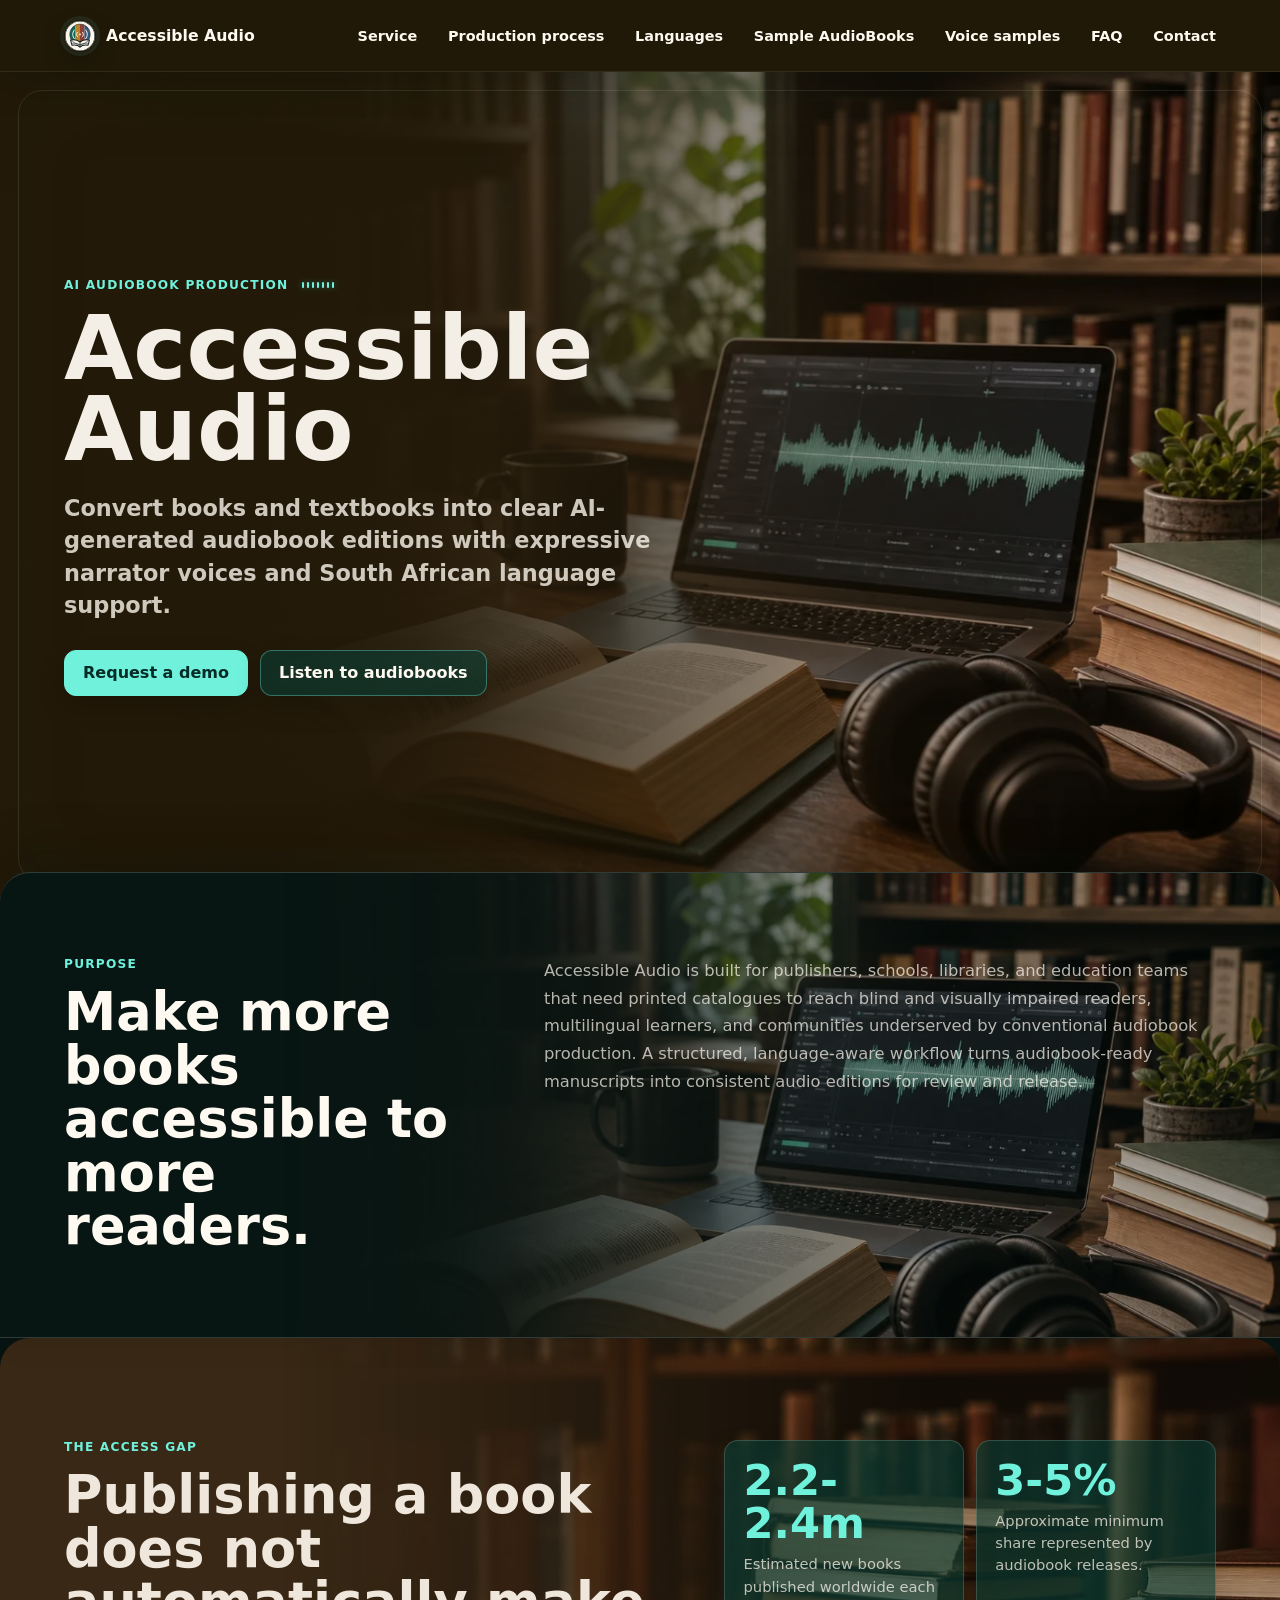
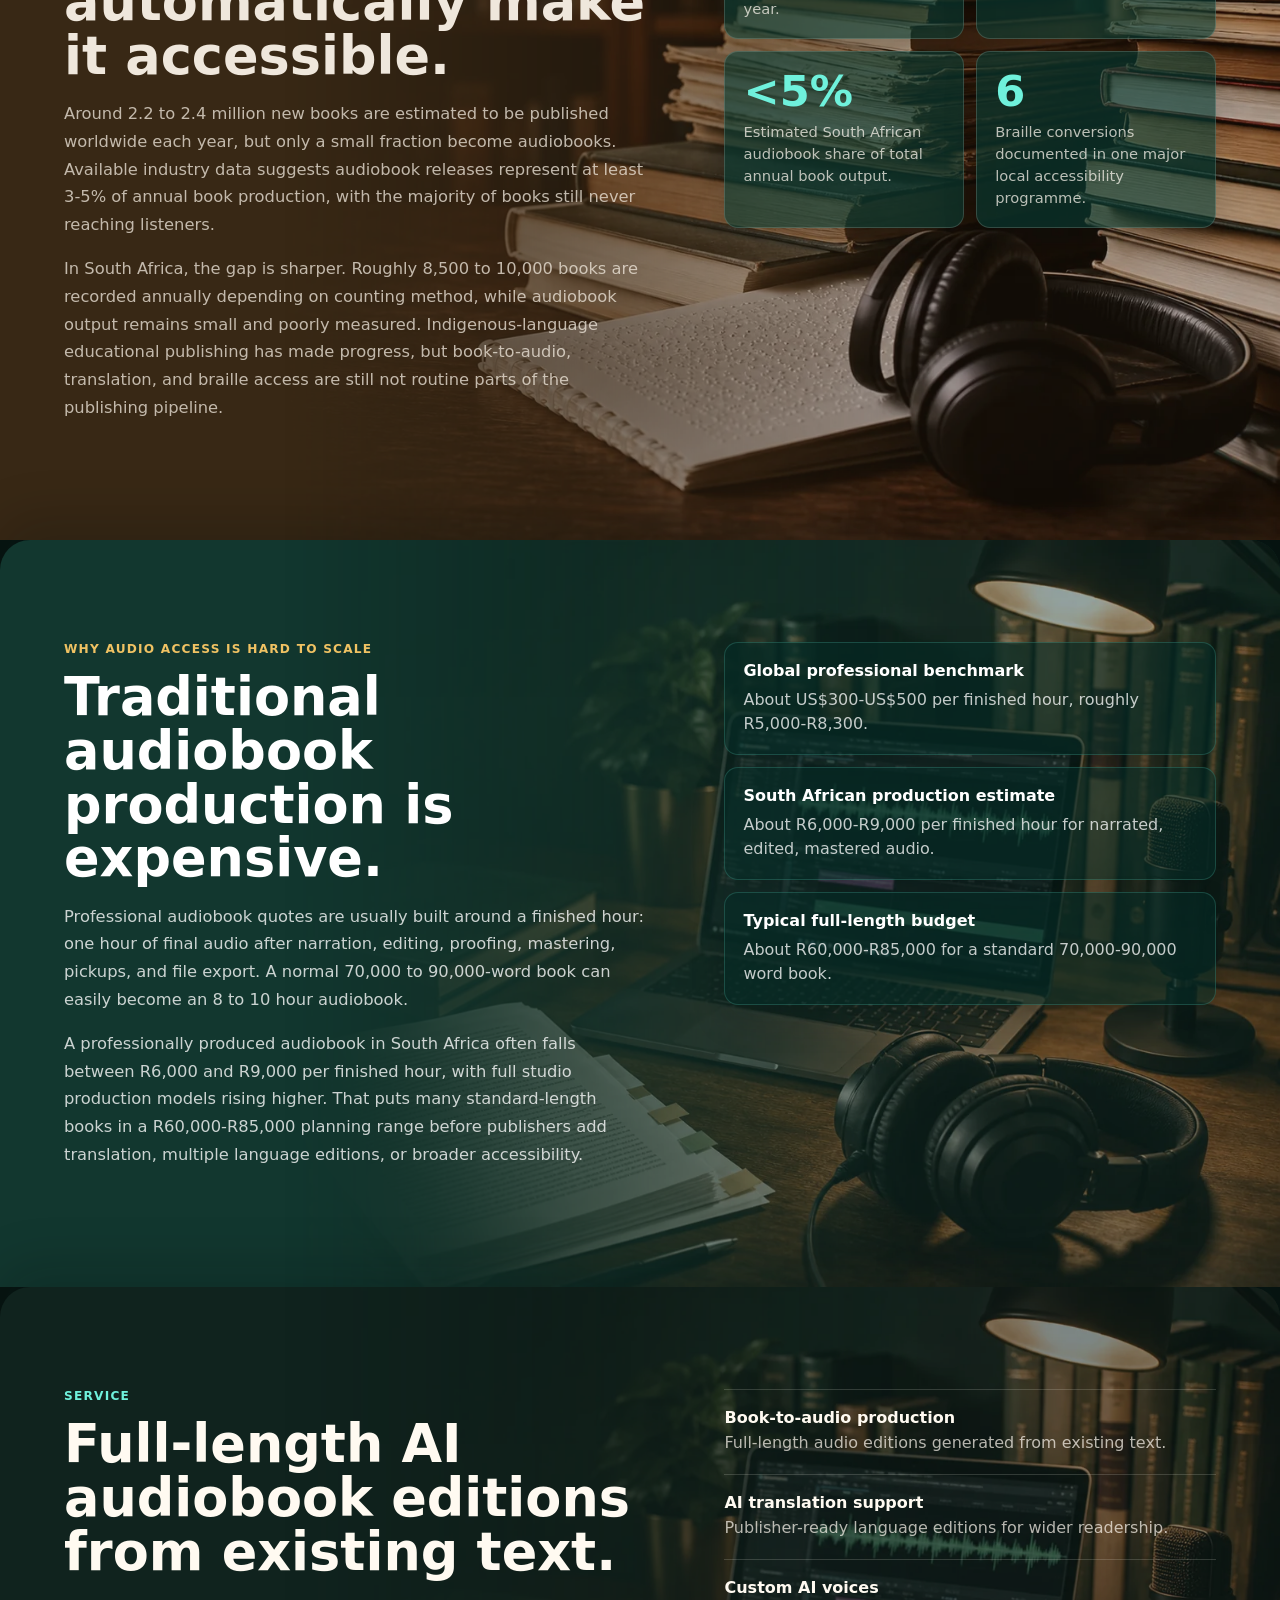
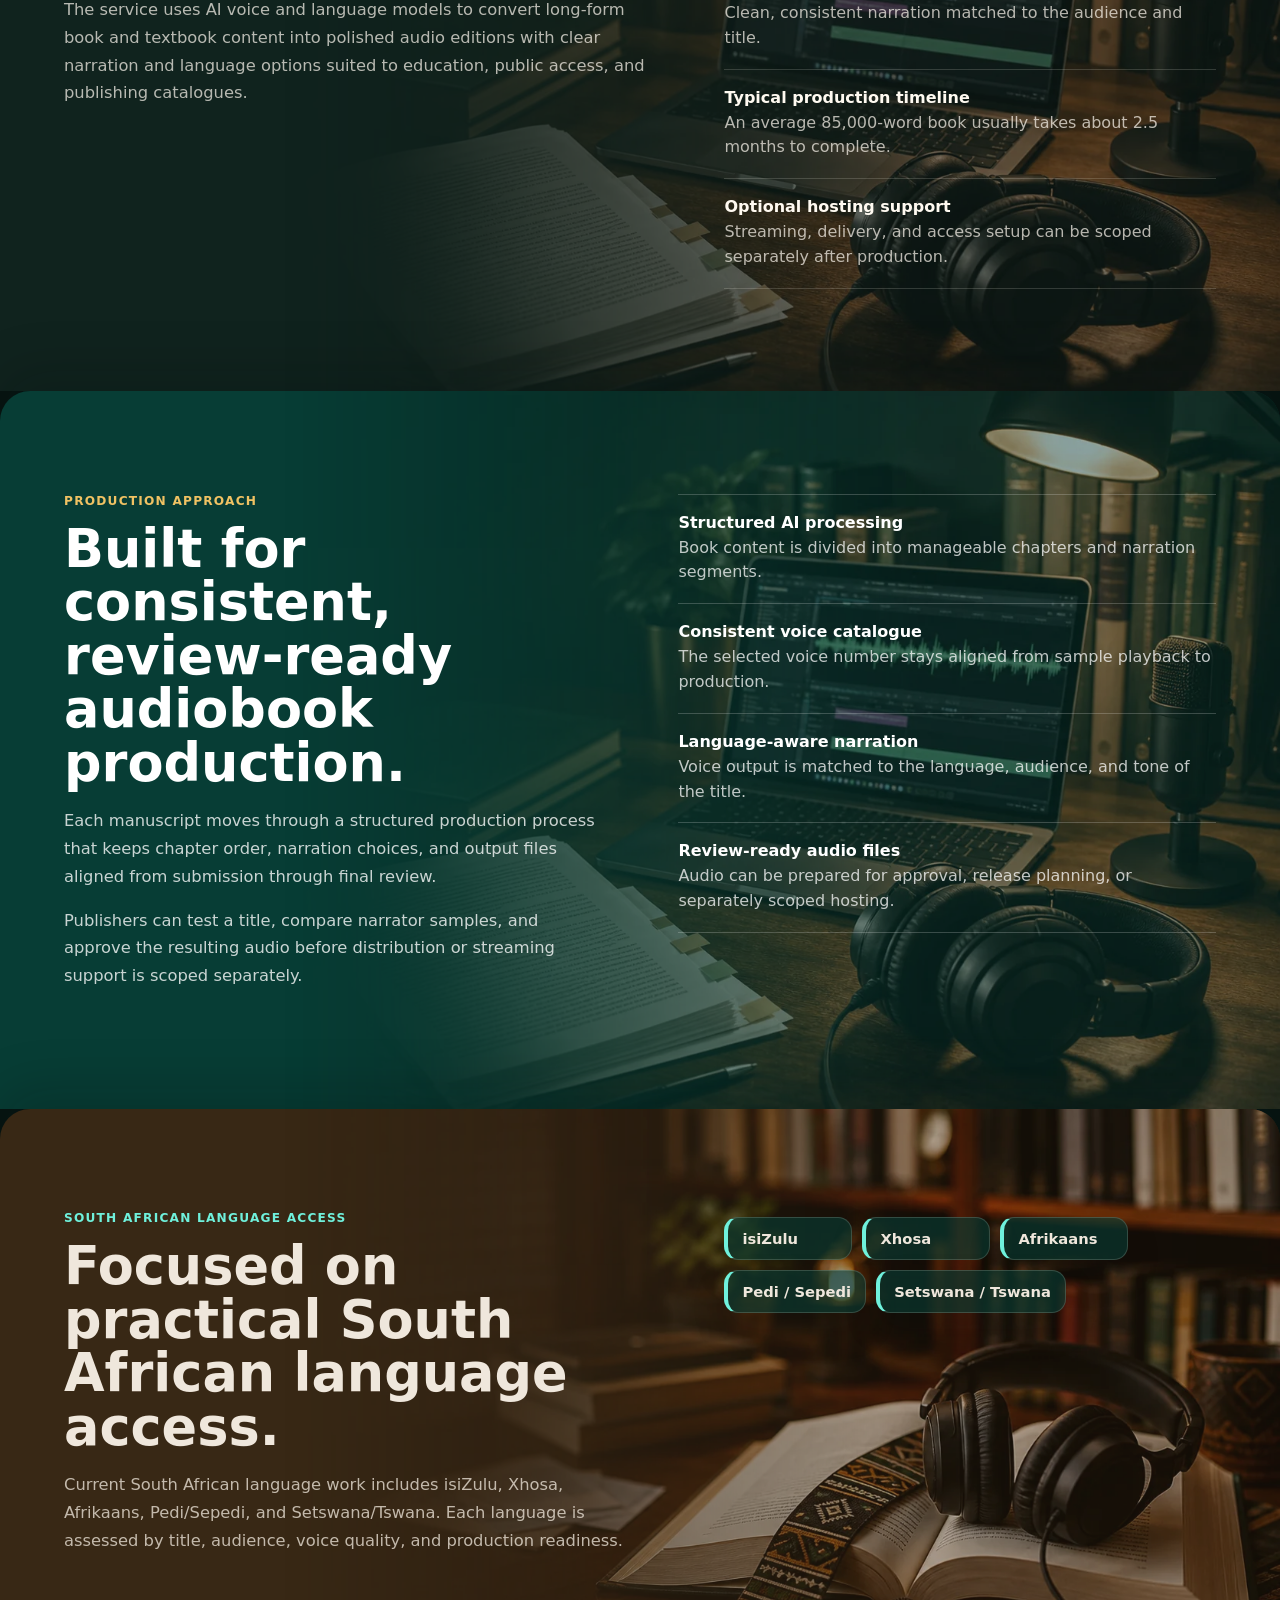
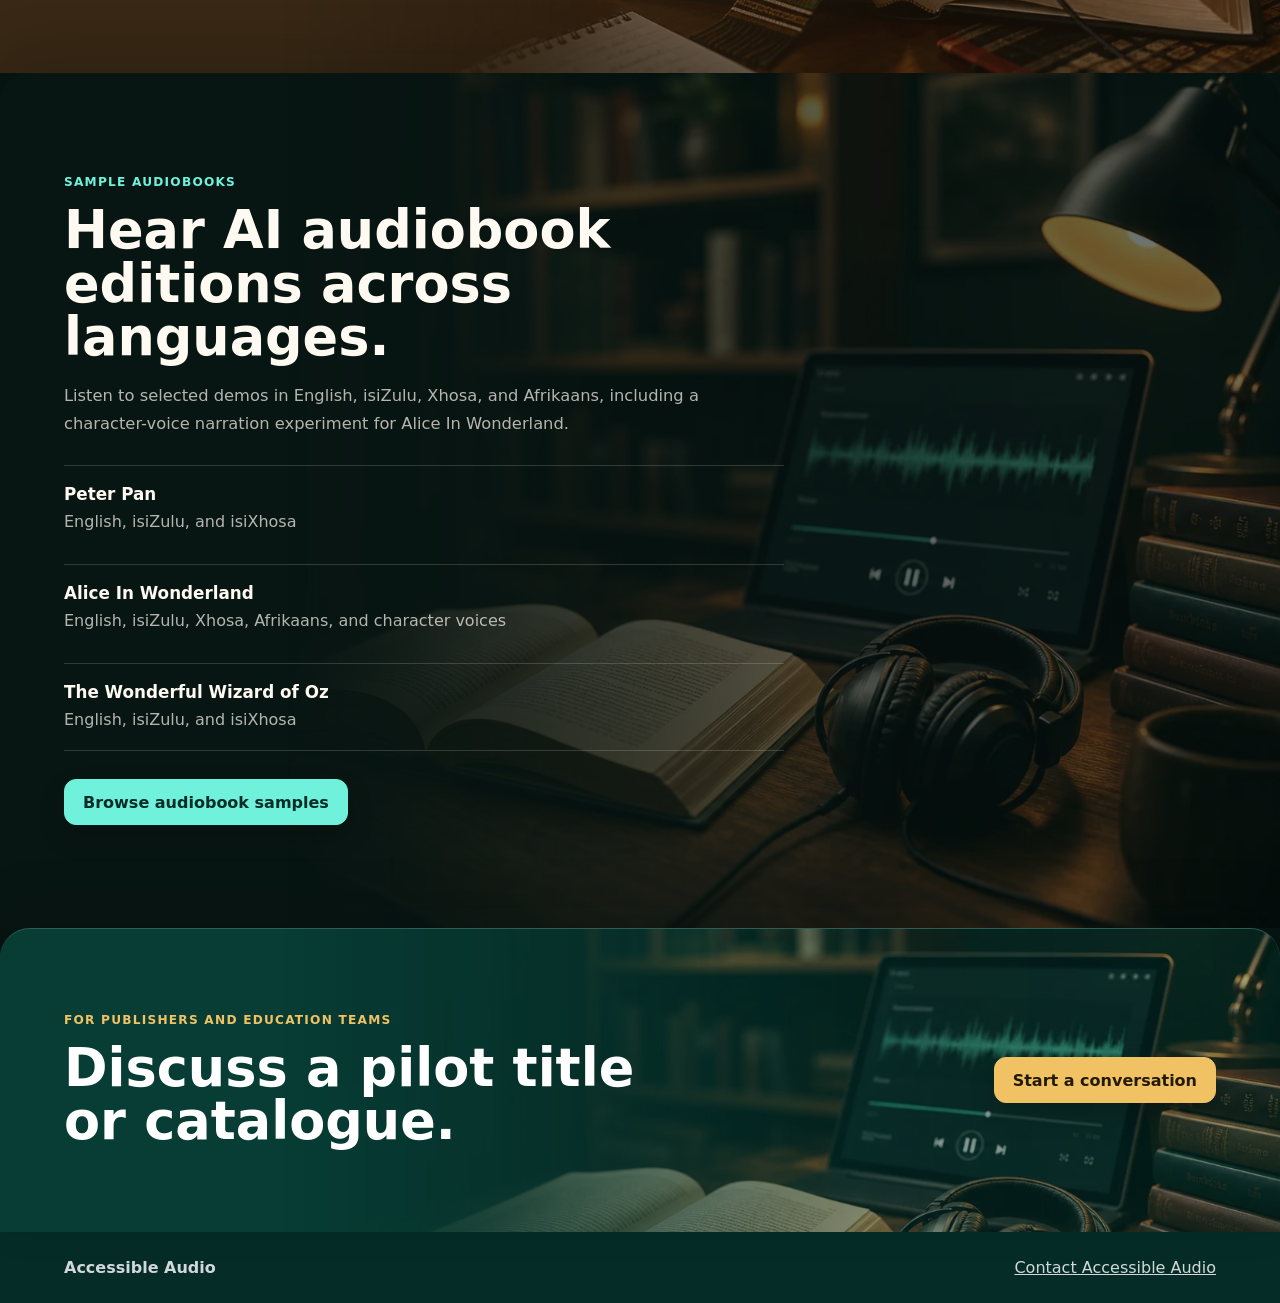
<file: index.html>
<!doctype html>
<html lang="en">
  <head>
    <meta charset="utf-8">
    <meta name="viewport" content="width=device-width, initial-scale=1">
    <meta
      name="description"
      content="Accessible Audio helps publishers, schools, and education teams create AI audiobook editions with South African language support."
    >
    <title>Accessible Audio | AI Audiobooks</title>
    <link rel="canonical" href="https://accessibleaudio.co.za/">
    <meta property="og:site_name" content="Accessible Audio">
    <meta property="og:type" content="website">
    <meta property="og:title" content="Accessible Audio | AI Audiobooks">
    <meta
      property="og:description"
      content="Accessible Audio helps publishers, schools, and education teams create AI audiobook editions with South African language support."
    >
    <meta property="og:url" content="https://accessibleaudio.co.za/">
    <meta property="og:image" content="https://accessibleaudio.co.za/assets/aa-photo-hero.webp">
    <meta name="twitter:card" content="summary_large_image">
    <meta name="twitter:title" content="Accessible Audio | AI Audiobooks">
    <meta
      name="twitter:description"
      content="Accessible Audio helps publishers, schools, and education teams create AI audiobook editions with South African language support."
    >
    <meta name="twitter:image" content="https://accessibleaudio.co.za/assets/aa-photo-hero.webp">
    <script type="application/ld+json">
      {
        "@context": "https://schema.org",
        "@graph": [
          {
            "@type": "WebSite",
            "@id": "https://accessibleaudio.co.za/#website",
            "url": "https://accessibleaudio.co.za/",
            "name": "Accessible Audio",
            "description": "AI audiobook editions with South African language support.",
            "publisher": { "@id": "https://accessibleaudio.co.za/#organization" },
            "inLanguage": "en-ZA"
          },
          {
            "@type": "Organization",
            "@id": "https://accessibleaudio.co.za/#organization",
            "name": "Accessible Audio",
            "url": "https://accessibleaudio.co.za/",
            "logo": {
              "@type": "ImageObject",
              "url": "https://accessibleaudio.co.za/assets/accessible-audio-logo-round-1024.png",
              "width": 1024,
              "height": 1024
            },
            "description": "Accessible Audio creates AI audiobook editions for publishers, schools, libraries, and education teams.",
            "areaServed": {
              "@type": "Country",
              "name": "South Africa"
            }
          }
        ]
      }
    </script>
    <link rel="icon" href="favicon.svg?v=20260612-private" type="image/svg+xml">
    <link rel="preload" href="assets/accessible-audio-logo-round.svg?v=20260624-logo1" as="image">
    <link rel="preload" href="assets/accessible-audio-hero.png?v=20260607-no-mic" as="image">
    <link rel="preload" href="assets/accessibility-language-bridge.png?v=20260607-audio" as="image">
    <link rel="stylesheet" href="styles.css?v=20260718-voicefit1">
  </head>
  <body class="home-page">
    <header class="site-header" aria-label="Primary navigation">
      <a class="brand" href="/" aria-label="Accessible Audio home">
        <span class="brand-mark" aria-hidden="true"></span>
        Accessible Audio
      </a>
      <nav class="nav-links" aria-label="Main menu">
        <a href="#service">Service</a>
        <a href="#process">Production process</a>
        <a href="#languages">Languages</a>
        <a href="audiobooks.html">Sample AudioBooks</a>
        <a href="voice-samples.html">Voice samples</a>
        <a href="faq.html">FAQ</a>
        <a href="contact.html">Contact</a>
      </nav>
    </header>

    <main>
      <section class="hero" aria-labelledby="page-title">
        <div class="hero-media" aria-hidden="true"></div>
        <div class="hero-content">
          <div class="hero-kicker-row">
            <p class="eyebrow">AI audiobook production</p>
            <span class="hero-signal" aria-hidden="true">
              <i></i><i></i><i></i><i></i><i></i><i></i><i></i>
            </span>
          </div>
          <h1 id="page-title">Accessible Audio</h1>
          <p class="hero-lead">
            Convert books and textbooks into clear AI-generated audiobook
            editions with expressive narrator voices and South African
            language support.
          </p>
          <div class="hero-actions" aria-label="Primary actions">
            <a class="button button-primary" href="contact.html">Request a demo</a>
            <a class="button button-secondary" href="audiobooks.html">Listen to audiobooks</a>
          </div>
        </div>
      </section>

      <section class="intro-strip" aria-labelledby="welcome-title">
        <div>
          <p class="section-kicker">Purpose</p>
          <h2 id="welcome-title">Make more books accessible to more readers.</h2>
        </div>
        <div class="intro-copy">
          <p>
            Accessible Audio is built for publishers, schools, libraries, and
            education teams that need printed catalogues to reach blind and
            visually impaired readers, multilingual learners, and communities
            underserved by conventional audiobook production. A structured,
            language-aware workflow turns audiobook-ready manuscripts into
            consistent audio editions for review and release.
          </p>
        </div>
      </section>

      <section class="section gap-section" id="case" aria-labelledby="gap-title">
        <div class="section-copy">
          <p class="section-kicker">The access gap</p>
          <h2 id="gap-title">Publishing a book does not automatically make it accessible.</h2>
          <p>
            Around 2.2 to 2.4 million new books are estimated to be published
            worldwide each year, but only a small fraction become audiobooks.
            Available industry data suggests audiobook releases represent at
            least 3-5% of annual book production, with the majority of books
            still never reaching listeners.
          </p>
          <p>
            In South Africa, the gap is sharper. Roughly 8,500 to 10,000 books
            are recorded annually depending on counting method, while audiobook
            output remains small and poorly measured. Indigenous-language
            educational publishing has made progress, but book-to-audio,
            translation, and braille access are still not routine parts of the
            publishing pipeline.
          </p>
        </div>
        <div class="stat-grid" aria-label="Accessibility gap figures">
          <p><strong>2.2-2.4m</strong><span>Estimated new books published worldwide each year.</span></p>
          <p><strong>3-5%</strong><span>Approximate minimum share represented by audiobook releases.</span></p>
          <p><strong>&lt;5%</strong><span>Estimated South African audiobook share of total annual book output.</span></p>
          <p><strong>6</strong><span>Braille conversions documented in one major local accessibility programme.</span></p>
        </div>
      </section>

      <section class="section cost-section" id="costs" aria-labelledby="cost-title">
        <div class="section-copy">
          <p class="section-kicker">Why audio access is hard to scale</p>
          <h2 id="cost-title">Traditional audiobook production is expensive.</h2>
          <p>
            Professional audiobook quotes are usually built around a finished
            hour: one hour of final audio after narration, editing, proofing,
            mastering, pickups, and file export. A normal 70,000 to 90,000-word
            book can easily become an 8 to 10 hour audiobook.
          </p>
          <p>
            A professionally produced audiobook in South Africa often falls
            between R6,000 and R9,000 per finished hour, with full studio
            production models rising higher. That puts many standard-length
            books in a R60,000-R85,000 planning range before publishers add
            translation, multiple language editions, or broader accessibility.
          </p>
        </div>
        <div class="cost-list" aria-label="Audiobook production cost benchmarks">
          <p><strong>Global professional benchmark</strong><span>About US$300-US$500 per finished hour, roughly R5,000-R8,300.</span></p>
          <p><strong>South African production estimate</strong><span>About R6,000-R9,000 per finished hour for narrated, edited, mastered audio.</span></p>
          <p><strong>Typical full-length budget</strong><span>About R60,000-R85,000 for a standard 70,000-90,000 word book.</span></p>
        </div>
      </section>

      <section class="section split-section" id="service" aria-labelledby="service-title">
        <div class="section-copy">
          <p class="section-kicker">Service</p>
          <h2 id="service-title">Full-length AI audiobook editions from existing text.</h2>
          <p>
            The service uses AI voice and language models to convert long-form
            book and textbook content into polished audio editions with clear
            narration and language options suited to education, public access,
            and publishing catalogues.
          </p>
        </div>
        <div class="feature-list" aria-label="Service capabilities">
          <p><strong>Book-to-audio production</strong><span>Full-length audio editions generated from existing text.</span></p>
          <p><strong>AI translation support</strong><span>Publisher-ready language editions for wider readership.</span></p>
          <p><strong>Custom AI voices</strong><span>Clean, consistent narration matched to the audience and title.</span></p>
          <p><strong>Typical production timeline</strong><span>An average 85,000-word book usually takes about 2.5 months to complete.</span></p>
          <p><strong>Optional hosting support</strong><span>Streaming, delivery, and access setup can be scoped separately after production.</span></p>
        </div>
      </section>

      <section class="section private-section" id="process" aria-labelledby="process-title">
        <div class="section-copy">
          <p class="section-kicker">Production approach</p>
          <h2 id="process-title">Built for consistent, review-ready audiobook production.</h2>
          <p>
            Each manuscript moves through a structured production process that
            keeps chapter order, narration choices, and output files aligned
            from submission through final review.
          </p>
          <p>
            Publishers can test a title, compare narrator samples, and approve
            the resulting audio before distribution or streaming support is
            scoped separately.
          </p>
        </div>
        <div class="technical-list" aria-label="Technical production advantages">
          <p><strong>Structured AI processing</strong><span>Book content is divided into manageable chapters and narration segments.</span></p>
          <p><strong>Consistent voice catalogue</strong><span>The selected voice number stays aligned from sample playback to production.</span></p>
          <p><strong>Language-aware narration</strong><span>Voice output is matched to the language, audience, and tone of the title.</span></p>
          <p><strong>Review-ready audio files</strong><span>Audio can be prepared for approval, release planning, or separately scoped hosting.</span></p>
        </div>
      </section>

      <section class="section languages" id="languages" aria-labelledby="languages-title">
        <div class="section-copy">
          <p class="section-kicker">South African language access</p>
          <h2 id="languages-title">Focused on practical South African language access.</h2>
          <p>
            Current South African language work includes isiZulu, Xhosa,
            Afrikaans, Pedi/Sepedi, and Setswana/Tswana. Each language is
            assessed by title, audience, voice quality, and production
            readiness.
          </p>
        </div>
        <ul class="language-list" aria-label="Current South African African-language focus">
          <li>isiZulu</li>
          <li>Xhosa</li>
          <li>Afrikaans</li>
          <li>Pedi / Sepedi</li>
          <li>Setswana / Tswana</li>
        </ul>
      </section>

      <section class="section samples" id="samples" aria-labelledby="samples-title">
        <div class="section-copy">
          <p class="section-kicker">Sample audiobooks</p>
          <h2 id="samples-title">Hear AI audiobook editions across languages.</h2>
          <p>
            Listen to selected demos in English, isiZulu, Xhosa, and Afrikaans,
            including a character-voice narration experiment for Alice In
            Wonderland.
          </p>
        </div>
        <div class="library-preview" aria-label="Audiobook library preview">
          <div>
            <strong>Peter Pan</strong>
            <span>English, isiZulu, and isiXhosa</span>
          </div>
          <div>
            <strong>Alice In Wonderland</strong>
            <span>English, isiZulu, Xhosa, Afrikaans, and character voices</span>
          </div>
          <div>
            <strong>The Wonderful Wizard of Oz</strong>
            <span>English, isiZulu, and isiXhosa</span>
          </div>
        </div>
        <div class="section-actions">
          <a class="button button-primary" href="audiobooks.html">Browse audiobook samples</a>
        </div>
      </section>

      <section class="cta-section" aria-labelledby="cta-title">
        <div>
          <p class="section-kicker">For publishers and education teams</p>
          <h2 id="cta-title">Discuss a pilot title or catalogue.</h2>
        </div>
        <a class="button button-primary" href="contact.html">Start a conversation</a>
      </section>
    </main>

    <footer class="site-footer">
      <p>Accessible Audio</p>
      <a href="contact.html">Contact Accessible Audio</a>
    </footer>
    <script src="scripts/site-motion.js?v=20260715-motion2"></script>
  </body>
</html>
</file>
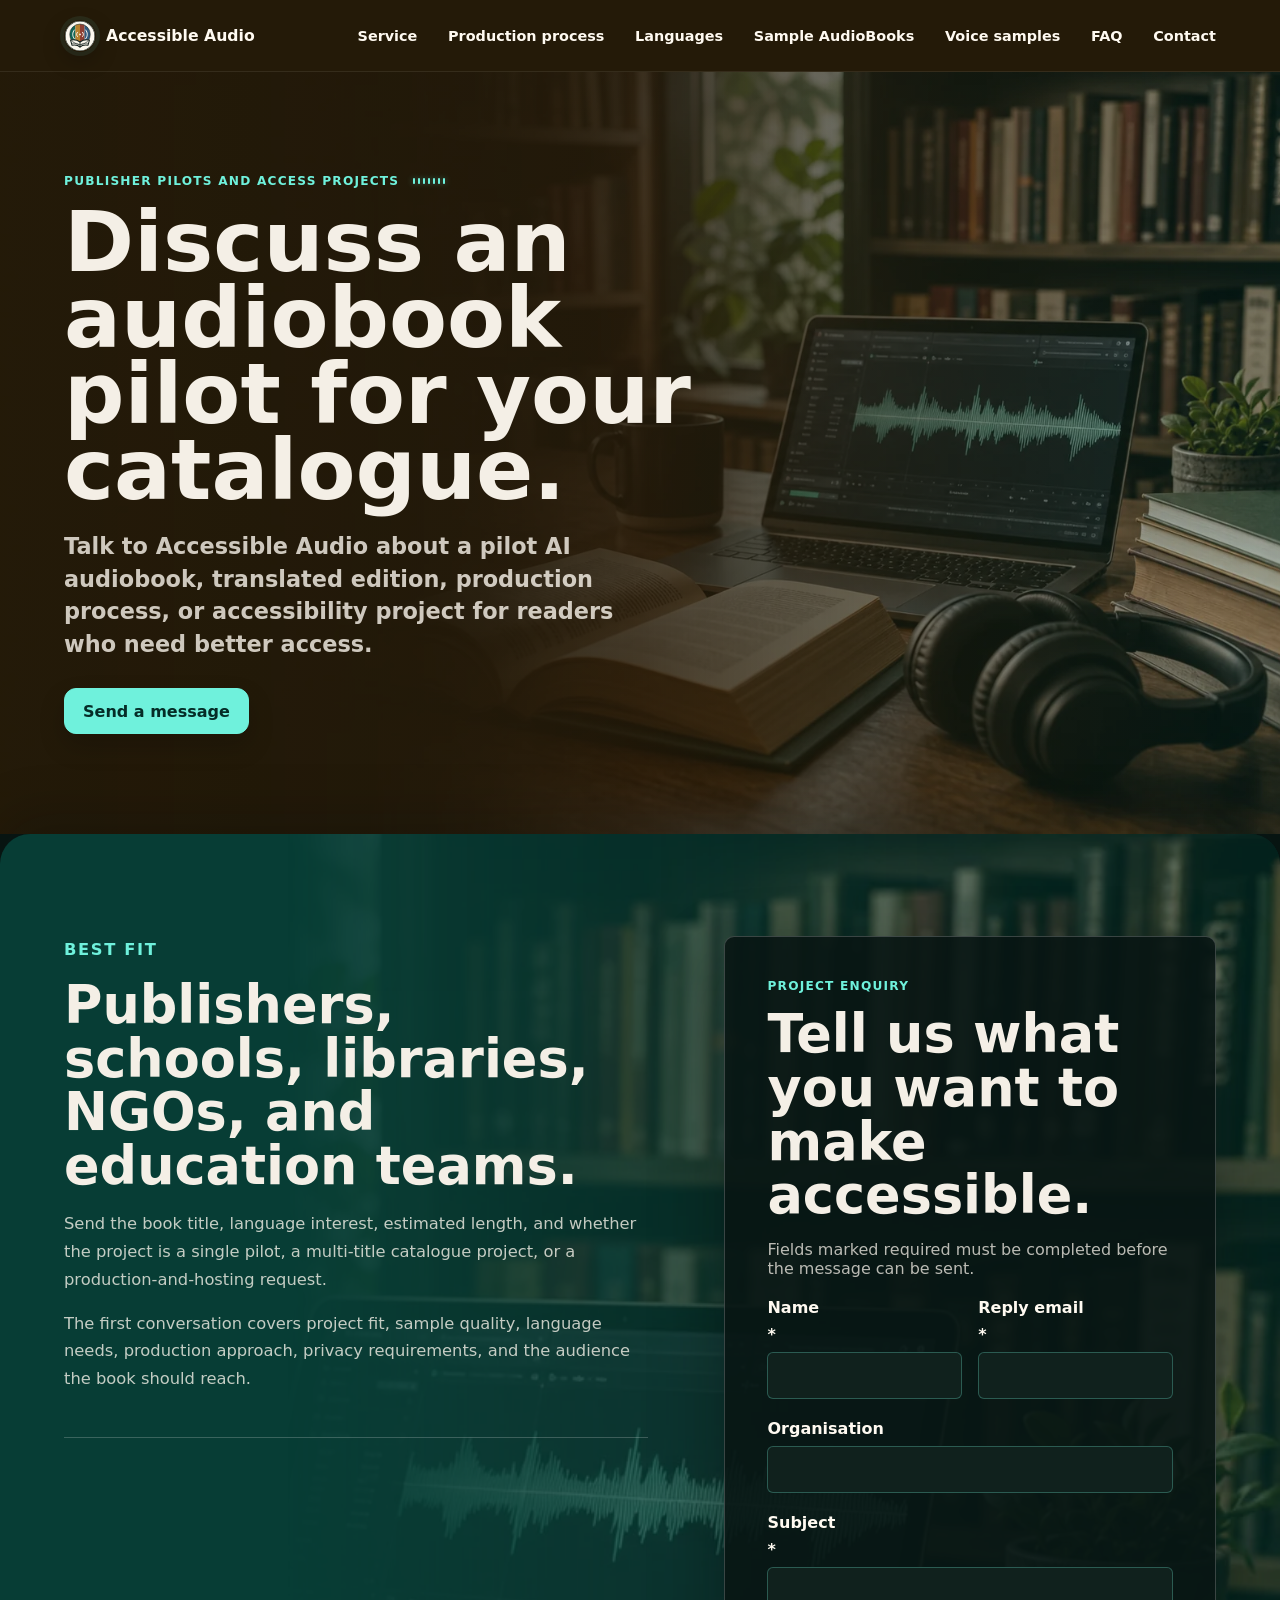
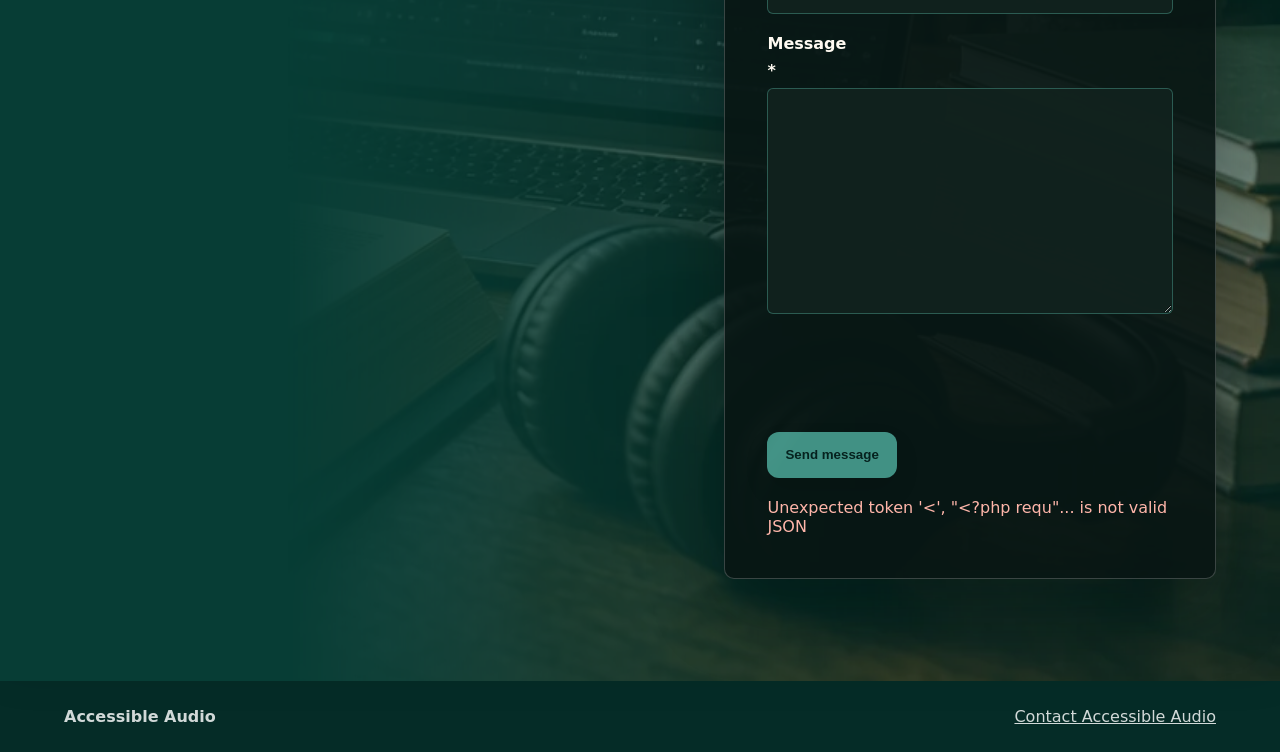
<file: contact.html>
<!doctype html>
<html lang="en">
  <head>
    <meta charset="utf-8">
    <meta name="viewport" content="width=device-width, initial-scale=1">
    <meta
      name="description"
      content="Contact Accessible Audio to discuss an AI audiobook pilot, translated edition, or accessible audio project."
    >
    <title>Contact | Accessible Audio AI Audiobooks</title>
    <link rel="canonical" href="https://accessibleaudio.co.za/contact.html">
    <meta property="og:site_name" content="Accessible Audio">
    <meta property="og:type" content="website">
    <meta property="og:title" content="Contact | Accessible Audio AI Audiobooks">
    <meta
      property="og:description"
      content="Contact Accessible Audio to discuss an AI audiobook pilot, translated edition, or accessible audio project."
    >
    <meta property="og:url" content="https://accessibleaudio.co.za/contact.html">
    <meta property="og:image" content="https://accessibleaudio.co.za/assets/aa-photo-hero.webp">
    <meta name="twitter:card" content="summary_large_image">
    <meta name="twitter:title" content="Contact | Accessible Audio AI Audiobooks">
    <meta
      name="twitter:description"
      content="Contact Accessible Audio to discuss an AI audiobook pilot, translated edition, or accessible audio project."
    >
    <meta name="twitter:image" content="https://accessibleaudio.co.za/assets/aa-photo-hero.webp">
    <link rel="icon" href="favicon.svg?v=20260612-private" type="image/svg+xml">
    <link rel="stylesheet" href="styles.css?v=20260718-voicefit1">
  </head>
  <body>
    <header class="site-header" aria-label="Primary navigation">
      <a class="brand" href="/" aria-label="Accessible Audio home">
        <span class="brand-mark" aria-hidden="true"></span>
        Accessible Audio
      </a>
      <nav class="nav-links" aria-label="Main menu">
        <a href="/#service">Service</a>
        <a href="/#process">Production process</a>
        <a href="/#languages">Languages</a>
        <a href="audiobooks.html">Sample AudioBooks</a>
        <a href="voice-samples.html">Voice samples</a>
        <a href="faq.html">FAQ</a>
        <a href="contact.html" aria-current="page">Contact</a>
      </nav>
    </header>

    <main>
      <section class="contact-hero" aria-labelledby="contact-title">
        <p class="eyebrow">Publisher pilots and access projects</p>
        <h1 id="contact-title">Discuss an audiobook pilot for your catalogue.</h1>
        <p class="hero-lead">
          Talk to Accessible Audio about a pilot AI audiobook, translated
          edition, production process, or accessibility project for
          readers who need better access.
        </p>
        <a class="button button-primary" href="#contact-form">Send a message</a>
      </section>

      <section class="section contact-grid" aria-label="Contact form">
        <div class="contact-note">
          <p class="section-kicker">Best fit</p>
          <h2>Publishers, schools, libraries, NGOs, and education teams.</h2>
          <p>
            Send the book title, language interest, estimated length, and
            whether the project is a single pilot, a multi-title catalogue
            project, or a production-and-hosting request.
          </p>
          <p>
            The first conversation covers project fit, sample quality, language
            needs, production approach, privacy requirements, and the audience
            the book should reach.
          </p>
        </div>
        <form class="contact-form" id="contact-form">
          <div class="contact-form-heading">
            <p class="section-kicker">Project enquiry</p>
            <h2>Tell us what you want to make accessible.</h2>
            <p>Fields marked required must be completed before the message can be sent.</p>
          </div>
          <div class="contact-field-grid">
            <label>
              Name <span aria-hidden="true">*</span>
              <input id="contact-name" name="name" type="text" autocomplete="name" minlength="2" maxlength="100" required>
            </label>
            <label>
              Reply email <span aria-hidden="true">*</span>
              <input id="contact-email" name="email" type="email" autocomplete="email" maxlength="254" required>
            </label>
          </div>
          <label>
            Organisation
            <input id="contact-organisation" name="organisation" type="text" autocomplete="organization" maxlength="120">
          </label>
          <label>
            Subject <span aria-hidden="true">*</span>
            <input id="contact-subject" name="subject" type="text" minlength="3" maxlength="150" required>
          </label>
          <label>
            Message <span aria-hidden="true">*</span>
            <textarea id="contact-message" name="message" rows="8" minlength="20" maxlength="5000" required></textarea>
          </label>
          <label class="contact-honeypot" aria-hidden="true">
            Leave this field empty
            <input name="website" type="text" tabindex="-1" autocomplete="off">
          </label>
          <div class="contact-captcha" id="contact-captcha" aria-label="Human verification"></div>
          <button class="button button-primary" id="contact-submit" type="submit" disabled>Send message</button>
          <p class="contact-status" id="contact-status" role="status" aria-live="polite">Loading the human check…</p>
        </form>
      </section>
    </main>

    <footer class="site-footer">
      <p>Accessible Audio</p>
      <a href="contact.html">Contact Accessible Audio</a>
    </footer>
    <script src="scripts/contact.js?v=20260714-contact1"></script>
    <script src="scripts/site-motion.js?v=20260715-motion2"></script>
    <script src="https://www.google.com/recaptcha/api.js?onload=contactRecaptchaReady&amp;render=explicit" async defer></script>
  </body>
</html>
</file>
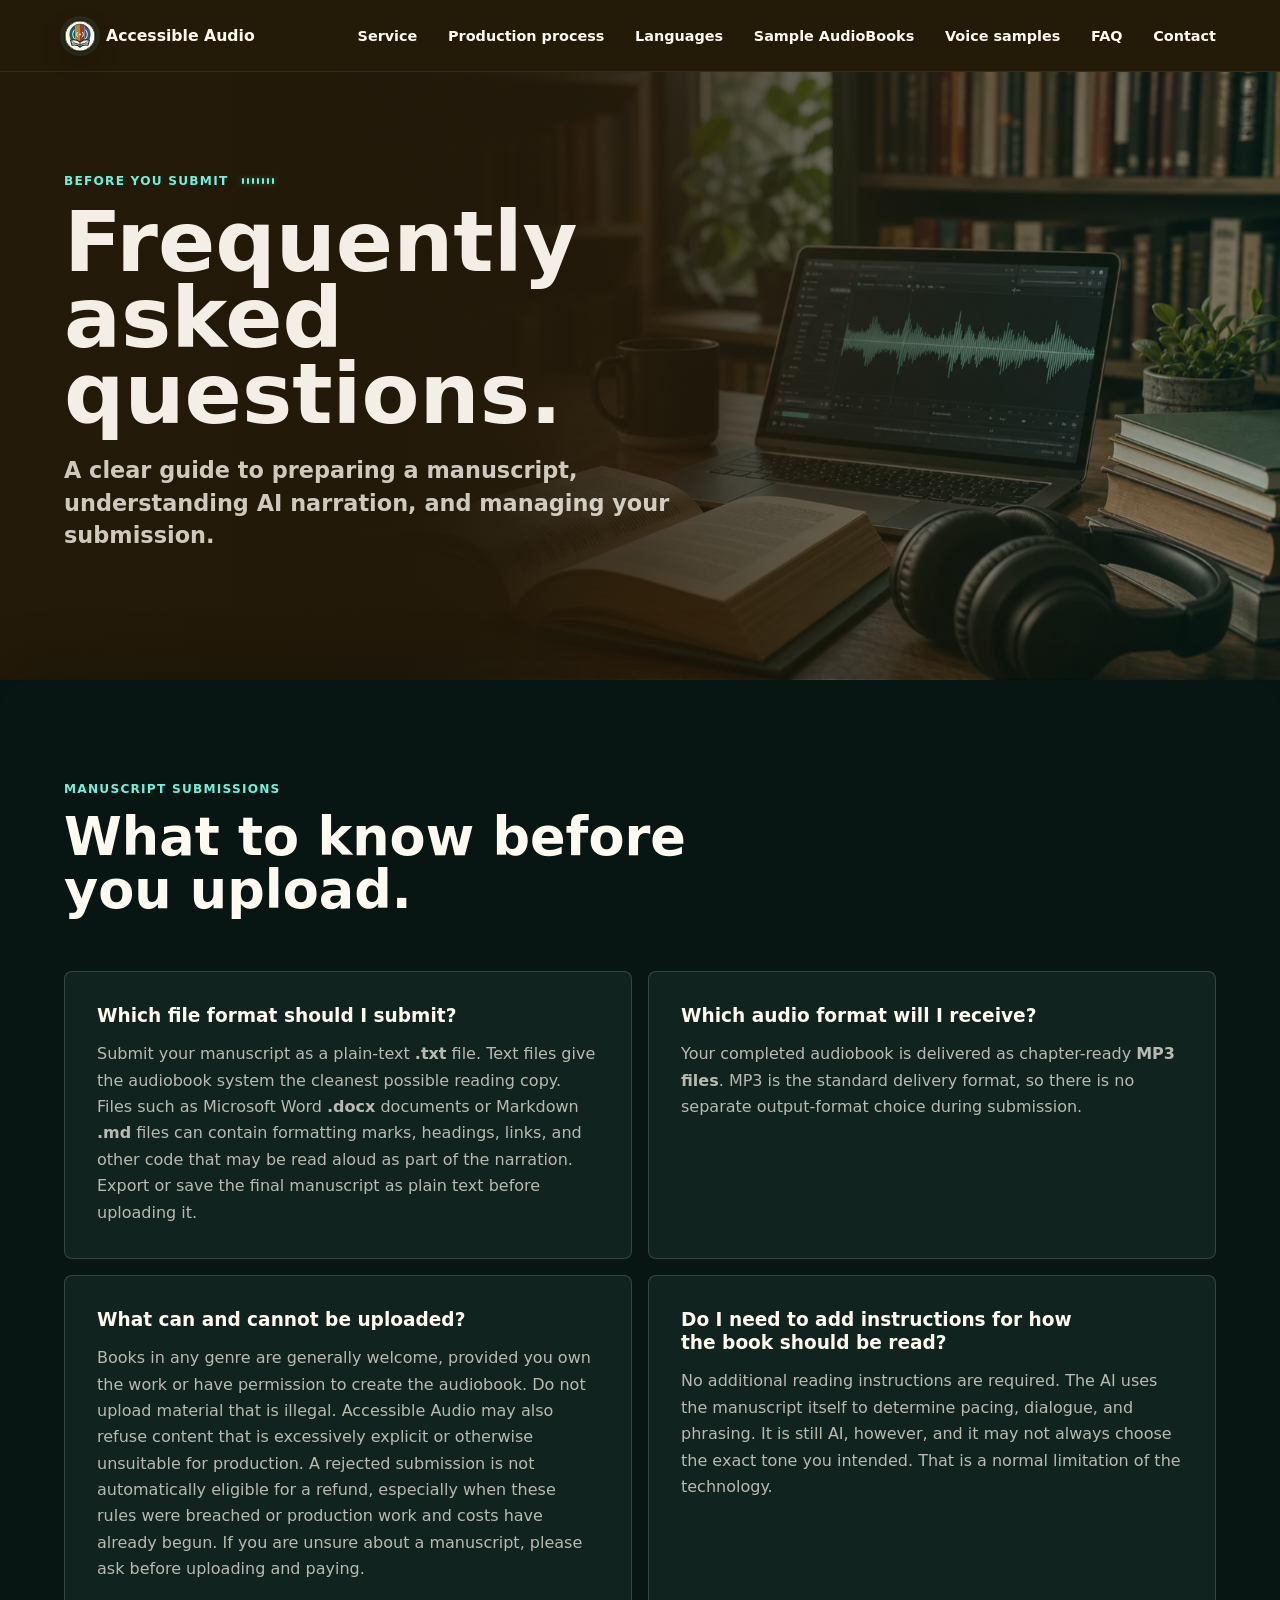
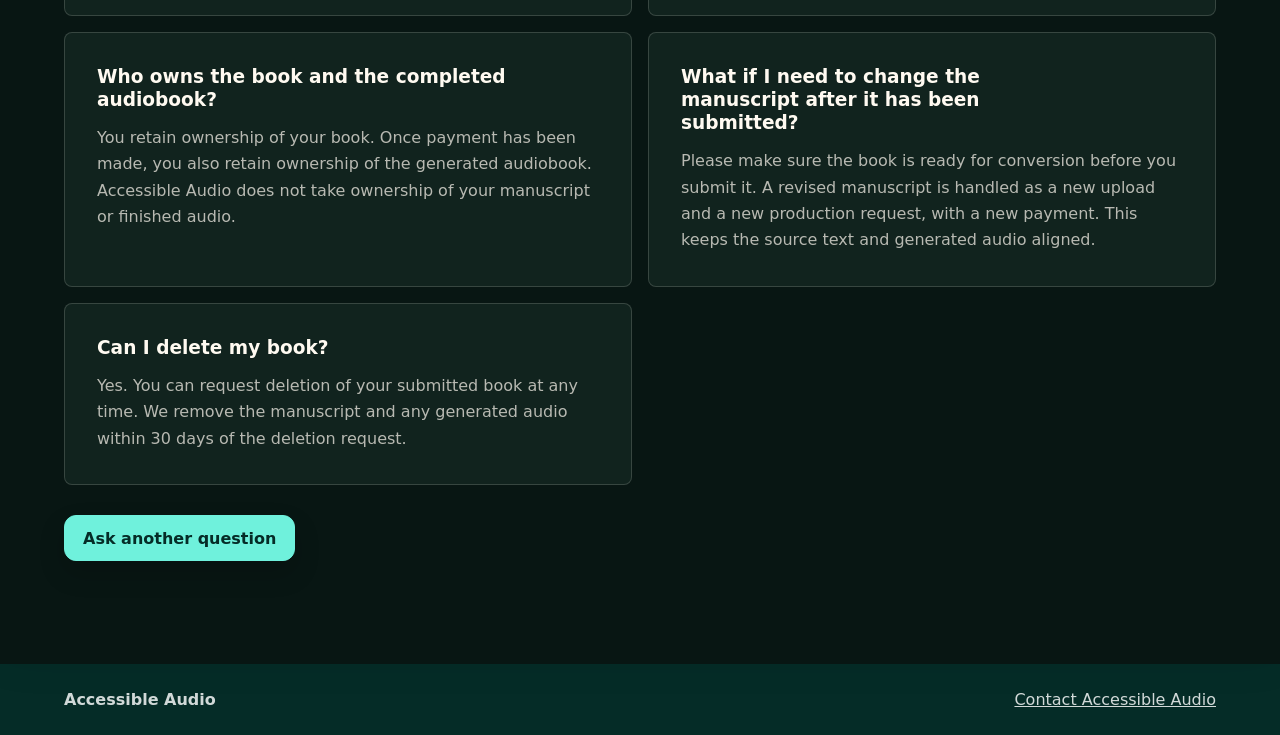
<file: faq.html>
<!doctype html>
<html lang="en">
  <head>
    <meta charset="utf-8">
    <meta name="viewport" content="width=device-width, initial-scale=1">
    <meta name="description" content="Answers to common questions about preparing a manuscript for Accessible Audio.">
    <title>Frequently Asked Questions | Accessible Audio</title>
    <link rel="canonical" href="https://accessibleaudio.co.za/faq.html">
    <link rel="icon" href="favicon.svg?v=20260612-private" type="image/svg+xml">
    <link rel="stylesheet" href="styles.css?v=20260718-voicefit1">
  </head>
  <body>
    <header class="site-header" aria-label="Primary navigation">
      <a class="brand" href="/" aria-label="Accessible Audio home">
        <span class="brand-mark" aria-hidden="true"></span>
        Accessible Audio
      </a>
      <nav class="nav-links" aria-label="Main menu">
        <a href="/#service">Service</a>
        <a href="/#process">Production process</a>
        <a href="/#languages">Languages</a>
        <a href="audiobooks.html">Sample AudioBooks</a>
        <a href="voice-samples.html">Voice samples</a>
        <a href="faq.html" aria-current="page">FAQ</a>
        <a href="contact.html">Contact</a>
      </nav>
    </header>

    <main>
      <section class="contact-hero" aria-labelledby="page-title">
        <div>
          <p class="eyebrow">Before you submit</p>
          <h1 id="page-title">Frequently asked questions.</h1>
          <p class="hero-lead">A clear guide to preparing a manuscript, understanding AI narration, and managing your submission.</p>
        </div>
      </section>

      <section class="section faq-section" aria-labelledby="faq-title">
        <div class="section-copy">
          <p class="section-kicker">Manuscript submissions</p>
          <h2 id="faq-title">What to know before you upload.</h2>
        </div>

        <div class="faq-list">
          <article class="faq-card">
            <h3>Which file format should I submit?</h3>
            <p>Submit your manuscript as a plain-text <strong>.txt</strong> file. Text files give the audiobook system the cleanest possible reading copy. Files such as Microsoft Word <strong>.docx</strong> documents or Markdown <strong>.md</strong> files can contain formatting marks, headings, links, and other code that may be read aloud as part of the narration. Export or save the final manuscript as plain text before uploading it.</p>
          </article>

          <article class="faq-card">
            <h3>Which audio format will I receive?</h3>
            <p>Your completed audiobook is delivered as chapter-ready <strong>MP3 files</strong>. MP3 is the standard delivery format, so there is no separate output-format choice during submission.</p>
          </article>

          <article class="faq-card">
            <h3>What can and cannot be uploaded?</h3>
            <p>Books in any genre are generally welcome, provided you own the work or have permission to create the audiobook. Do not upload material that is illegal. Accessible Audio may also refuse content that is excessively explicit or otherwise unsuitable for production. A rejected submission is not automatically eligible for a refund, especially when these rules were breached or production work and costs have already begun. If you are unsure about a manuscript, please ask before uploading and paying.</p>
          </article>

          <article class="faq-card">
            <h3>Do I need to add instructions for how the book should be read?</h3>
            <p>No additional reading instructions are required. The AI uses the manuscript itself to determine pacing, dialogue, and phrasing. It is still AI, however, and it may not always choose the exact tone you intended. That is a normal limitation of the technology.</p>
          </article>

          <article class="faq-card">
            <h3>Who owns the book and the completed audiobook?</h3>
            <p>You retain ownership of your book. Once payment has been made, you also retain ownership of the generated audiobook. Accessible Audio does not take ownership of your manuscript or finished audio.</p>
          </article>

          <article class="faq-card">
            <h3>What if I need to change the manuscript after it has been submitted?</h3>
            <p>Please make sure the book is ready for conversion before you submit it. A revised manuscript is handled as a new upload and a new production request, with a new payment. This keeps the source text and generated audio aligned.</p>
          </article>

          <article class="faq-card">
            <h3>Can I delete my book?</h3>
            <p>Yes. You can request deletion of your submitted book at any time. We remove the manuscript and any generated audio within 30 days of the deletion request.</p>
          </article>
        </div>

        <div class="section-actions">
          <a class="button button-primary" href="contact.html">Ask another question</a>
        </div>
      </section>
    </main>

    <footer class="site-footer">
      <p>Accessible Audio</p>
      <a href="contact.html">Contact Accessible Audio</a>
    </footer>
    <script src="scripts/site-motion.js?v=20260715-motion2"></script>
  </body>
</html>
</file>
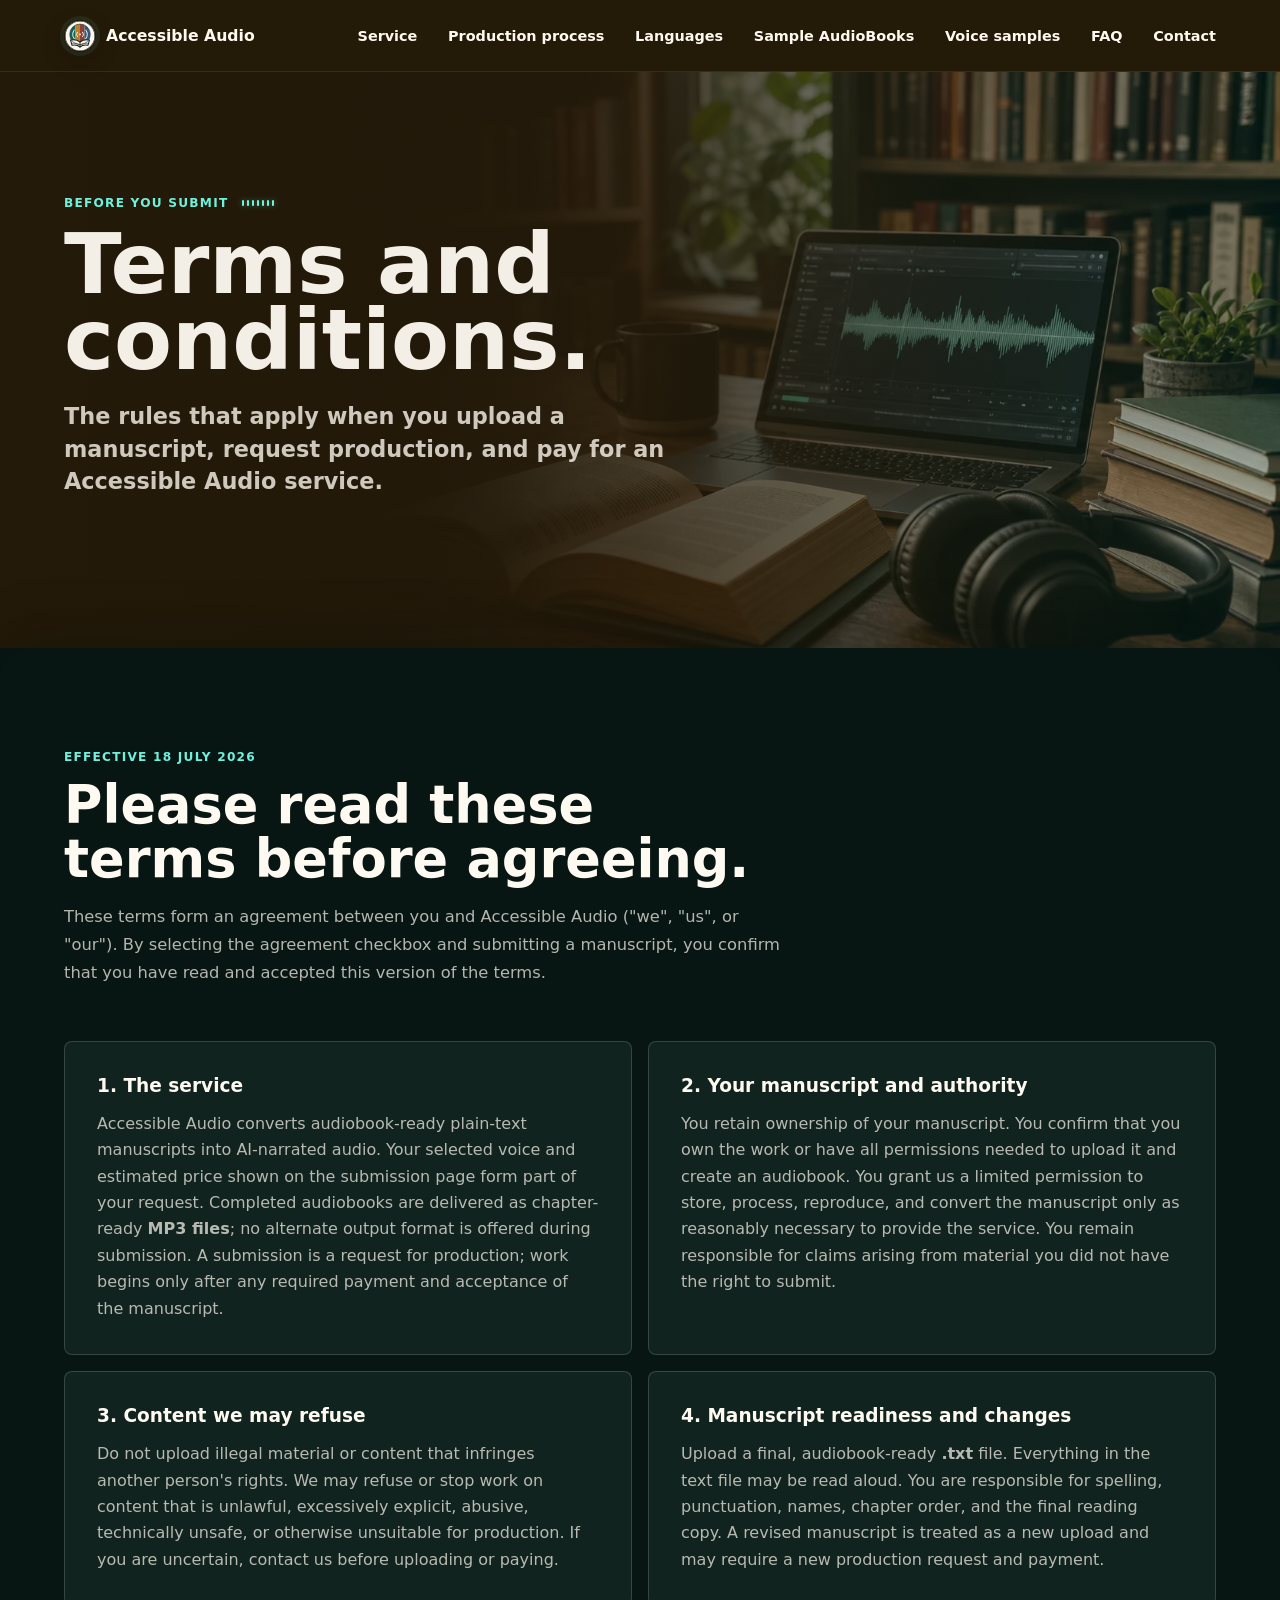
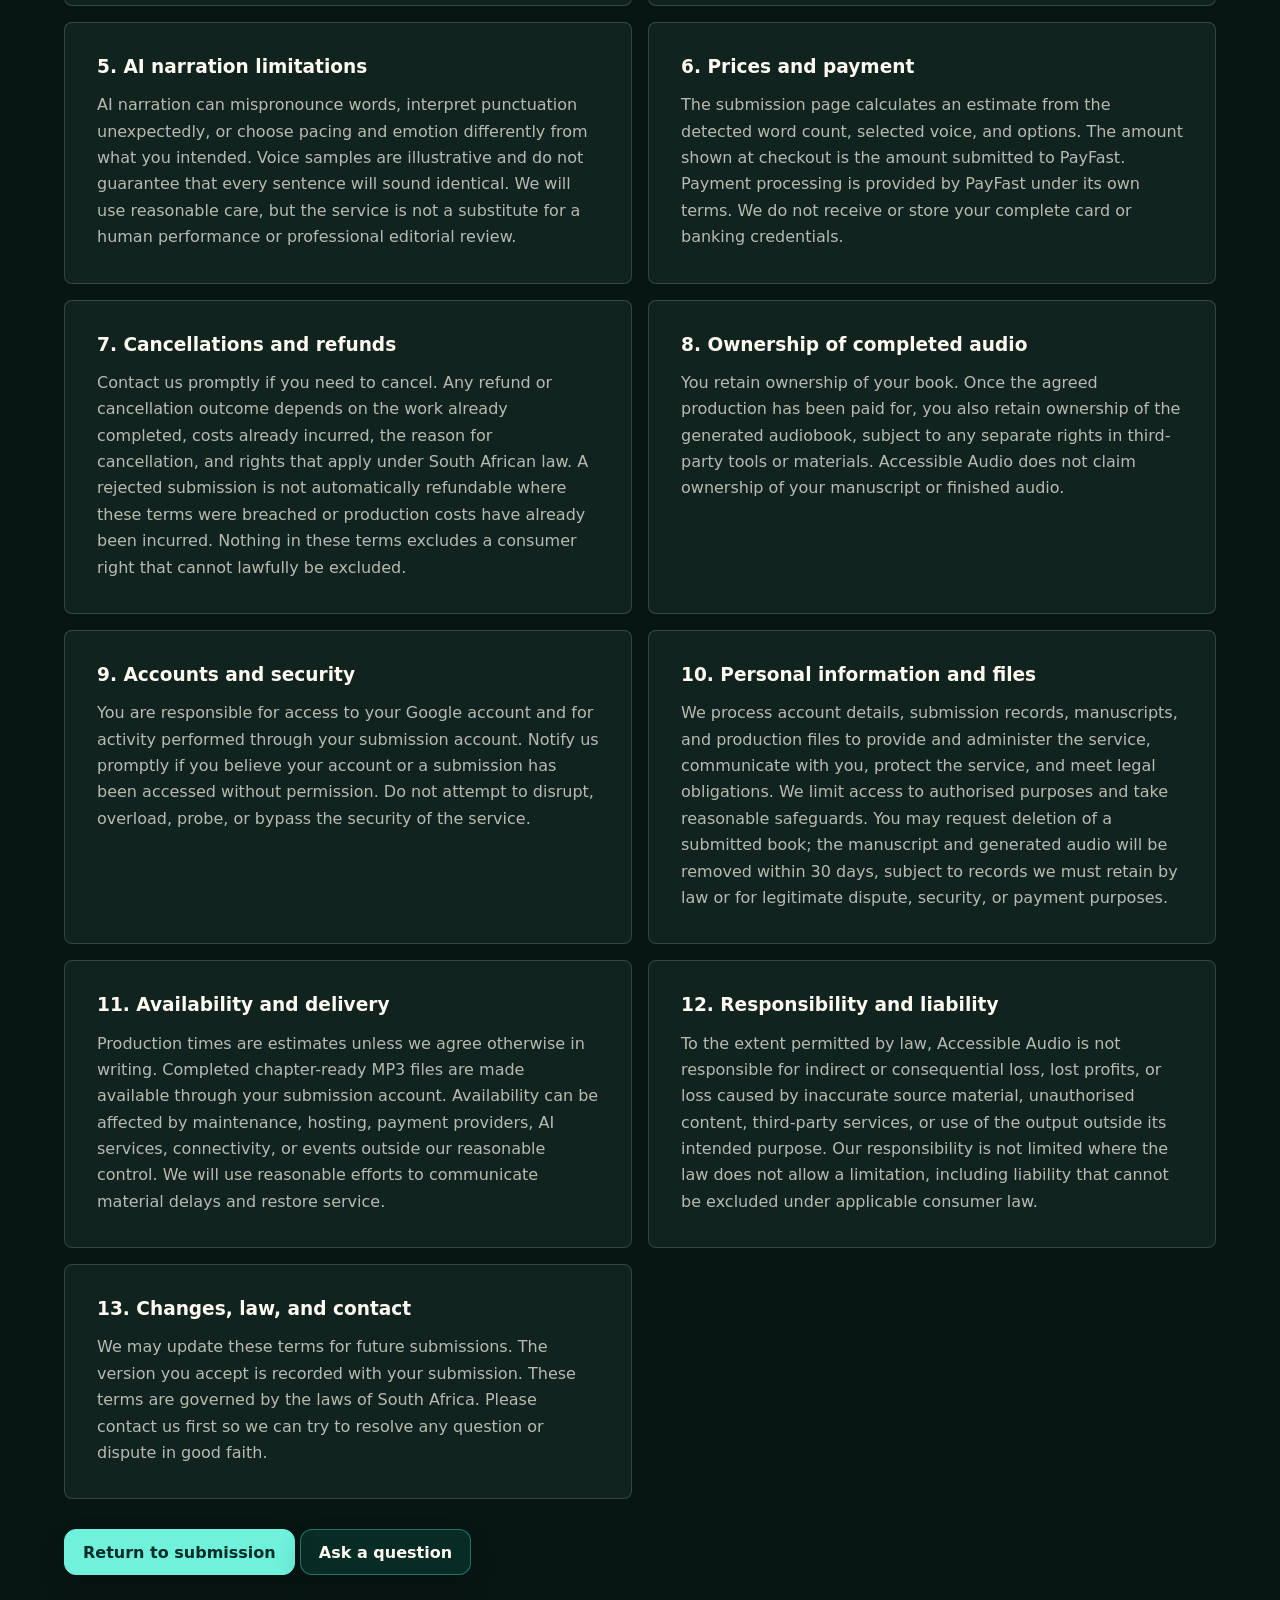
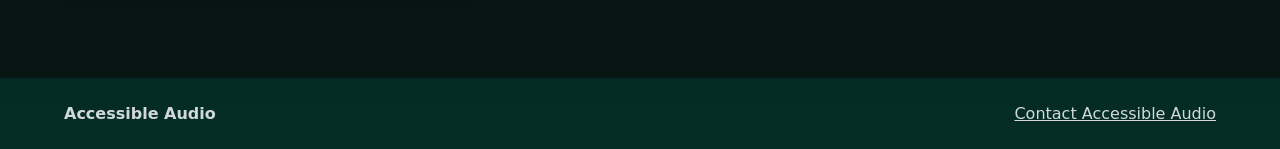
<file: terms.html>
<!doctype html>
<html lang="en">
  <head>
    <meta charset="utf-8">
    <meta name="viewport" content="width=device-width, initial-scale=1">
    <meta name="description" content="Terms and conditions for submitting manuscripts to Accessible Audio.">
    <title>Terms and Conditions | Accessible Audio</title>
    <link rel="canonical" href="https://accessibleaudio.co.za/terms.html">
    <link rel="icon" href="favicon.svg?v=20260612-private" type="image/svg+xml">
    <link rel="stylesheet" href="styles.css?v=20260718-voicefit1">
  </head>
  <body>
    <header class="site-header" aria-label="Primary navigation">
      <a class="brand" href="/" aria-label="Accessible Audio home">
        <span class="brand-mark" aria-hidden="true"></span>
        Accessible Audio
      </a>
      <nav class="nav-links" aria-label="Main menu">
        <a href="/#service">Service</a>
        <a href="/#process">Production process</a>
        <a href="/#languages">Languages</a>
        <a href="audiobooks.html">Sample AudioBooks</a>
        <a href="voice-samples.html">Voice samples</a>
        <a href="faq.html">FAQ</a>
        <a href="contact.html">Contact</a>
      </nav>
    </header>

    <main>
      <section class="contact-hero" aria-labelledby="page-title">
        <div>
          <p class="eyebrow">Before you submit</p>
          <h1 id="page-title">Terms and conditions.</h1>
          <p class="hero-lead">The rules that apply when you upload a manuscript, request production, and pay for an Accessible Audio service.</p>
        </div>
      </section>

      <section class="section faq-section" aria-labelledby="terms-title">
        <div class="section-copy">
          <p class="section-kicker">Effective 18 July 2026</p>
          <h2 id="terms-title">Please read these terms before agreeing.</h2>
          <p>These terms form an agreement between you and Accessible Audio ("we", "us", or "our"). By selecting the agreement checkbox and submitting a manuscript, you confirm that you have read and accepted this version of the terms.</p>
        </div>

        <div class="faq-list">
          <article class="faq-card">
            <h3>1. The service</h3>
            <p>Accessible Audio converts audiobook-ready plain-text manuscripts into AI-narrated audio. Your selected voice and estimated price shown on the submission page form part of your request. Completed audiobooks are delivered as chapter-ready <strong>MP3 files</strong>; no alternate output format is offered during submission. A submission is a request for production; work begins only after any required payment and acceptance of the manuscript.</p>
          </article>

          <article class="faq-card">
            <h3>2. Your manuscript and authority</h3>
            <p>You retain ownership of your manuscript. You confirm that you own the work or have all permissions needed to upload it and create an audiobook. You grant us a limited permission to store, process, reproduce, and convert the manuscript only as reasonably necessary to provide the service. You remain responsible for claims arising from material you did not have the right to submit.</p>
          </article>

          <article class="faq-card">
            <h3>3. Content we may refuse</h3>
            <p>Do not upload illegal material or content that infringes another person's rights. We may refuse or stop work on content that is unlawful, excessively explicit, abusive, technically unsafe, or otherwise unsuitable for production. If you are uncertain, contact us before uploading or paying.</p>
          </article>

          <article class="faq-card">
            <h3>4. Manuscript readiness and changes</h3>
            <p>Upload a final, audiobook-ready <strong>.txt</strong> file. Everything in the text file may be read aloud. You are responsible for spelling, punctuation, names, chapter order, and the final reading copy. A revised manuscript is treated as a new upload and may require a new production request and payment.</p>
          </article>

          <article class="faq-card">
            <h3>5. AI narration limitations</h3>
            <p>AI narration can mispronounce words, interpret punctuation unexpectedly, or choose pacing and emotion differently from what you intended. Voice samples are illustrative and do not guarantee that every sentence will sound identical. We will use reasonable care, but the service is not a substitute for a human performance or professional editorial review.</p>
          </article>

          <article class="faq-card">
            <h3>6. Prices and payment</h3>
            <p>The submission page calculates an estimate from the detected word count, selected voice, and options. The amount shown at checkout is the amount submitted to PayFast. Payment processing is provided by PayFast under its own terms. We do not receive or store your complete card or banking credentials.</p>
          </article>

          <article class="faq-card">
            <h3>7. Cancellations and refunds</h3>
            <p>Contact us promptly if you need to cancel. Any refund or cancellation outcome depends on the work already completed, costs already incurred, the reason for cancellation, and rights that apply under South African law. A rejected submission is not automatically refundable where these terms were breached or production costs have already been incurred. Nothing in these terms excludes a consumer right that cannot lawfully be excluded.</p>
          </article>

          <article class="faq-card">
            <h3>8. Ownership of completed audio</h3>
            <p>You retain ownership of your book. Once the agreed production has been paid for, you also retain ownership of the generated audiobook, subject to any separate rights in third-party tools or materials. Accessible Audio does not claim ownership of your manuscript or finished audio.</p>
          </article>

          <article class="faq-card">
            <h3>9. Accounts and security</h3>
            <p>You are responsible for access to your Google account and for activity performed through your submission account. Notify us promptly if you believe your account or a submission has been accessed without permission. Do not attempt to disrupt, overload, probe, or bypass the security of the service.</p>
          </article>

          <article class="faq-card">
            <h3>10. Personal information and files</h3>
            <p>We process account details, submission records, manuscripts, and production files to provide and administer the service, communicate with you, protect the service, and meet legal obligations. We limit access to authorised purposes and take reasonable safeguards. You may request deletion of a submitted book; the manuscript and generated audio will be removed within 30 days, subject to records we must retain by law or for legitimate dispute, security, or payment purposes.</p>
          </article>

          <article class="faq-card">
            <h3>11. Availability and delivery</h3>
            <p>Production times are estimates unless we agree otherwise in writing. Completed chapter-ready MP3 files are made available through your submission account. Availability can be affected by maintenance, hosting, payment providers, AI services, connectivity, or events outside our reasonable control. We will use reasonable efforts to communicate material delays and restore service.</p>
          </article>

          <article class="faq-card">
            <h3>12. Responsibility and liability</h3>
            <p>To the extent permitted by law, Accessible Audio is not responsible for indirect or consequential loss, lost profits, or loss caused by inaccurate source material, unauthorised content, third-party services, or use of the output outside its intended purpose. Our responsibility is not limited where the law does not allow a limitation, including liability that cannot be excluded under applicable consumer law.</p>
          </article>

          <article class="faq-card">
            <h3>13. Changes, law, and contact</h3>
            <p>We may update these terms for future submissions. The version you accept is recorded with your submission. These terms are governed by the laws of South Africa. Please contact us first so we can try to resolve any question or dispute in good faith.</p>
          </article>
        </div>

        <div class="section-actions">
          <a class="button button-primary" href="submit/">Return to submission</a>
          <a class="button button-secondary" href="contact.html">Ask a question</a>
        </div>
      </section>
    </main>

    <footer class="site-footer">
      <p>Accessible Audio</p>
      <a href="contact.html">Contact Accessible Audio</a>
    </footer>
    <script src="scripts/site-motion.js?v=20260715-motion2"></script>
  </body>
</html>
</file>
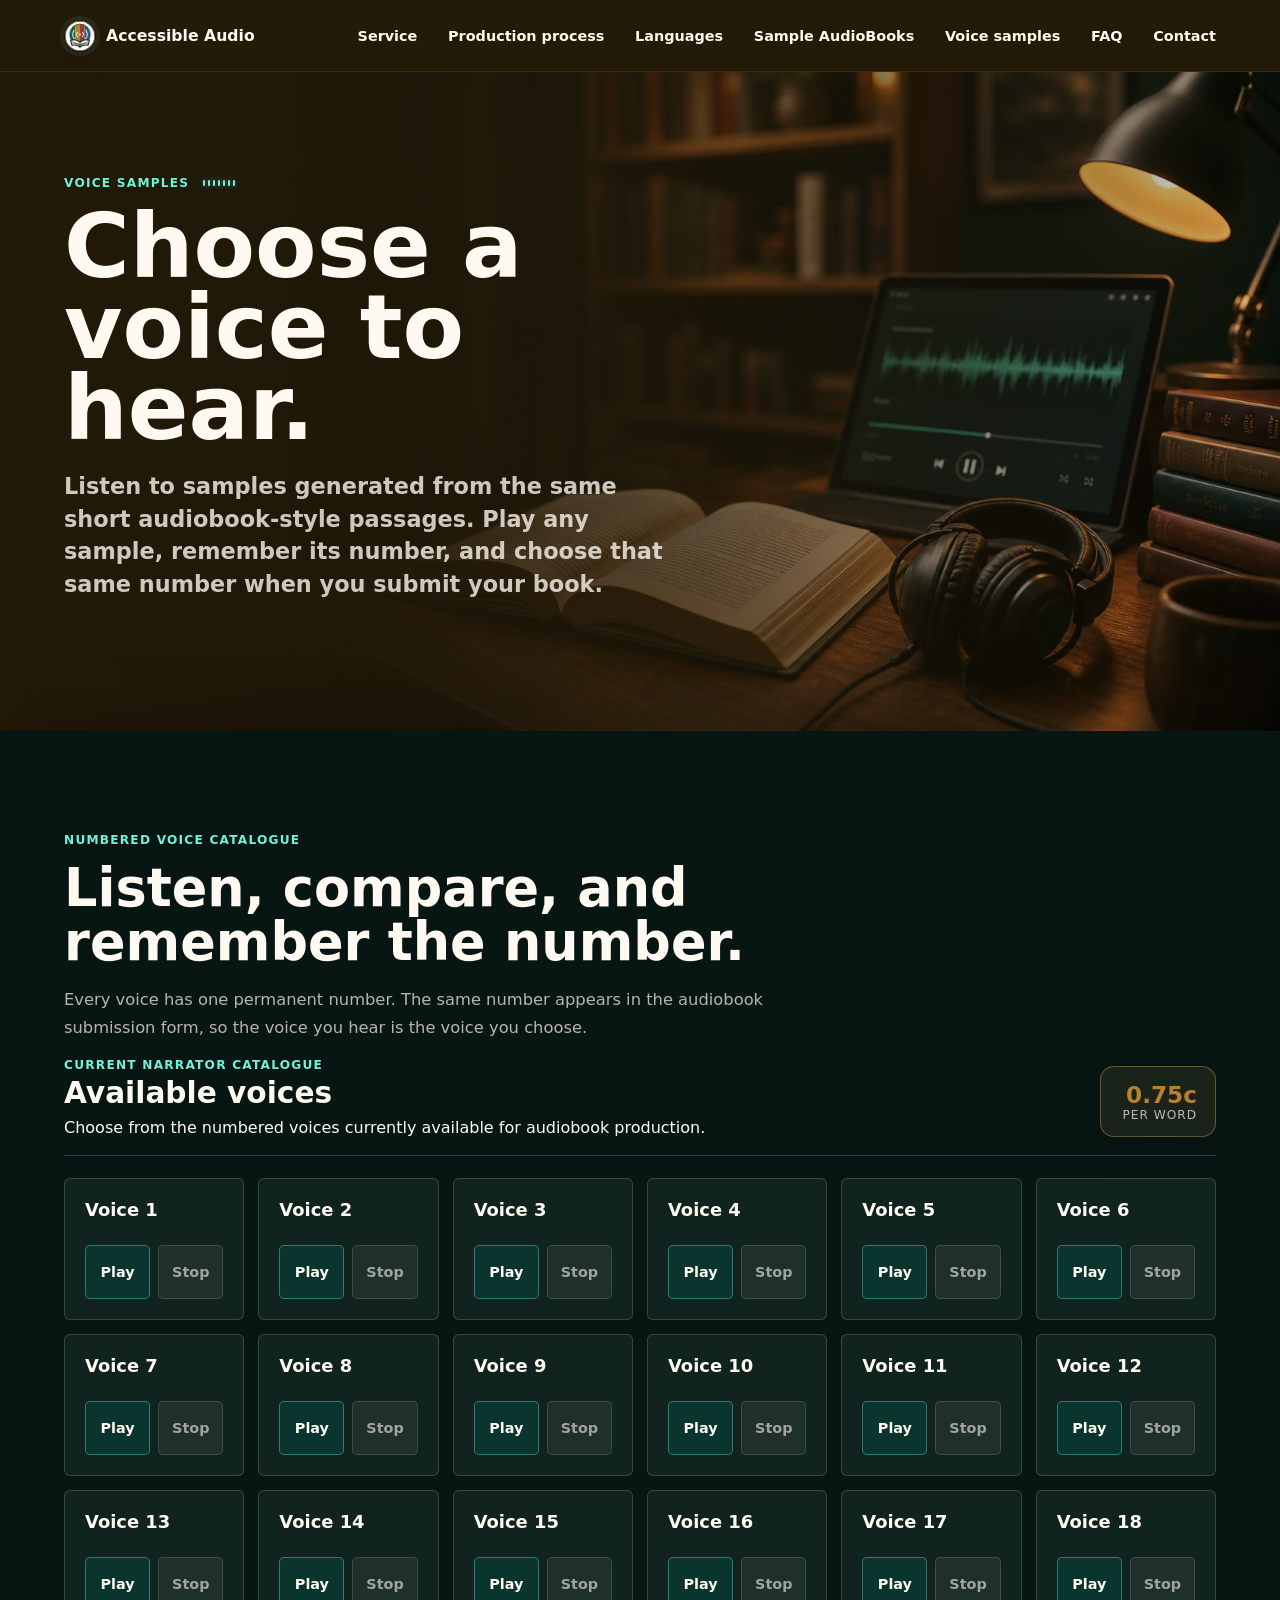
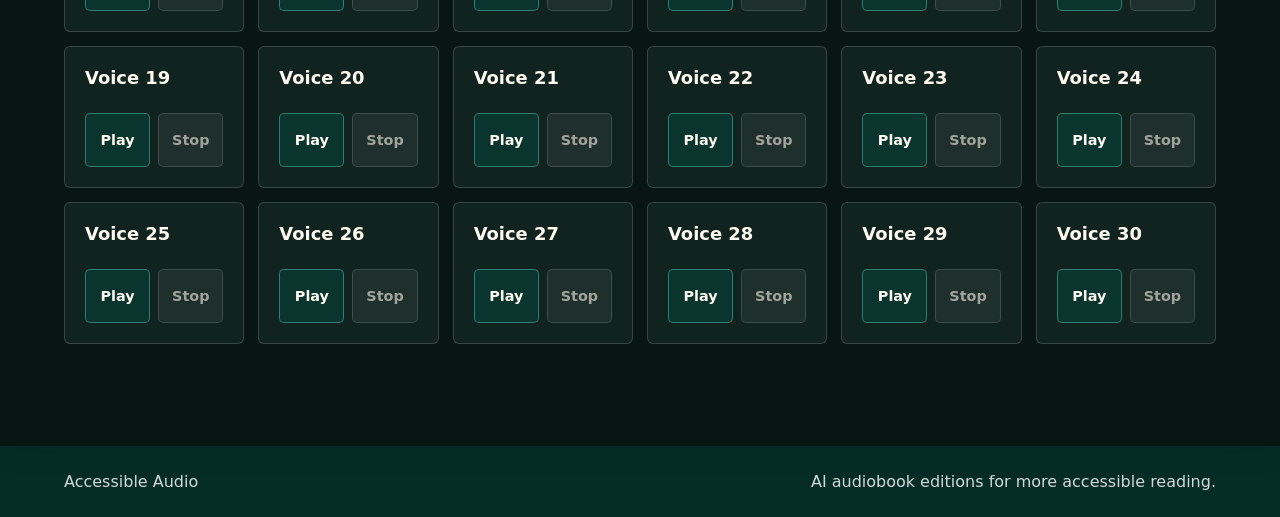
<file: voice-samples.html>
<!doctype html>
<html lang="en">
  <head>
    <meta charset="utf-8">
    <meta name="viewport" content="width=device-width, initial-scale=1">
    <meta name="description" content="Listen to Accessible Audio voice samples and choose a numbered narrator voice.">
    <title>Voice Samples | Accessible Audio</title>
    <link rel="canonical" href="https://accessibleaudio.co.za/voice-samples.html">
    <meta property="og:site_name" content="Accessible Audio">
    <meta property="og:type" content="website">
    <meta property="og:title" content="Voice Samples | Accessible Audio">
    <meta property="og:description" content="Listen to Accessible Audio voice samples and choose a numbered narrator voice.">
    <meta property="og:url" content="https://accessibleaudio.co.za/voice-samples.html">
    <meta property="og:image" content="https://accessibleaudio.co.za/assets/aa-photo-samples.webp">
    <meta name="twitter:card" content="summary_large_image">
    <link rel="icon" href="favicon.svg?v=20260612-private" type="image/svg+xml">
    <link rel="stylesheet" href="styles.css?v=20260718-voicefit1">
  </head>
  <body>
    <header class="site-header" aria-label="Primary navigation">
      <a class="brand" href="/" aria-label="Accessible Audio home">
        <span class="brand-mark" aria-hidden="true"></span>
        Accessible Audio
      </a>
      <nav class="nav-links" aria-label="Main menu">
        <a href="/#service">Service</a>
        <a href="/#process">Production process</a>
        <a href="/#languages">Languages</a>
        <a href="audiobooks.html">Sample AudioBooks</a>
        <a href="voice-samples.html" aria-current="page">Voice samples</a>
        <a href="faq.html">FAQ</a>
        <a href="contact.html">Contact</a>
      </nav>
    </header>

    <main>
      <section class="library-hero voice-samples-hero" aria-labelledby="page-title">
        <div class="hero-content">
          <p class="eyebrow">Voice samples</p>
          <h1 id="page-title">Choose a voice to hear.</h1>
          <p class="hero-lead">
            Listen to samples generated from the same short audiobook-style
            passages. Play any sample, remember its number, and choose that same
            number when you submit your book.
          </p>
        </div>
      </section>

      <section class="section voice-sample-section" aria-labelledby="voice-catalog-title">
        <div class="section-copy voice-sample-intro">
          <p class="section-kicker">Numbered voice catalogue</p>
          <h2 id="voice-catalog-title">Listen, compare, and remember the number.</h2>
          <p>
            Every voice has one permanent number. The same number appears in the
            audiobook submission form, so the voice you hear is the voice you choose.
          </p>
        </div>

        <div class="voice-tier-list" aria-label="Available voices">
          <section class="voice-panel" aria-labelledby="available-voices-title">
            <div class="voice-panel-heading">
              <div>
                <p class="section-kicker">Current narrator catalogue</p>
                <h3 id="available-voices-title">Available voices</h3>
                <p>Choose from the numbered voices currently available for audiobook production.</p>
              </div>
              <p class="voice-price"><strong>0.75c</strong><span>per word</span></p>
            </div>
            <div class="voice-card-grid" id="voice-list"></div>
          </section>
        </div>
      </section>
    </main>

    <footer class="site-footer">
      <span>Accessible Audio</span>
      <span>AI audiobook editions for more accessible reading.</span>
    </footer>
    <script src="scripts/voice-catalog.js?v=20260719-voice1"></script>
    <script src="scripts/voice-samples.js?v=20260718-cloud1"></script>
    <script src="scripts/site-motion.js?v=20260715-motion2"></script>
  </body>
</html>
</file>
<file: styles.css>
:root {
  --ink: #fffaf1;
  --muted: rgba(255, 250, 241, 0.7);
  --paper: #081613;
  --white: #fffaf1;
  --soft: #11231e;
  --line: rgba(255, 250, 241, 0.16);
  --green: #6ff1dc;
  --green-dark: #073d35;
  --brown-dark: #382815;
  --gold: #b9812d;
  --red: #8f3f33;
  --blue: #315a7f;
  --hero-image: url("assets/aa-photo-hero.webp?v=20260612-photo1");
  --bridge-image: url("assets/accessibility-language-bridge.png?v=20260607-audio");
  --bg-purpose: url("assets/aa-photo-hero.webp?v=20260612-photo1");
  --bg-access: url("assets/aa-photo-access-gap.webp?v=20260612-photo1");
  --bg-cost: url("assets/aa-photo-production.webp?v=20260612-photo1");
  --bg-service: url("assets/aa-photo-production.webp?v=20260612-photo1");
  --bg-private: url("assets/aa-photo-production.webp?v=20260612-photo1");
  --bg-languages: url("assets/aa-photo-languages.webp?v=20260612-photo1");
  --bg-samples: url("assets/aa-photo-samples.webp?v=20260612-photo1");
  --bg-cta: url("assets/aa-photo-samples.webp?v=20260612-photo1");
  --bg-contact: url("assets/aa-photo-hero.webp?v=20260612-photo1");
}

* {
  box-sizing: border-box;
}

html {
  color: var(--ink);
  background: var(--paper);
}

body {
  margin: 0;
  color: var(--ink);
  font-family:
    Inter, ui-sans-serif, system-ui, -apple-system, BlinkMacSystemFont,
    "Segoe UI", sans-serif;
  background: var(--paper);
  overflow-x: hidden;
}

img {
  max-width: 100%;
}

a {
  color: inherit;
}

.site-header {
  position: sticky;
  top: 0;
  z-index: 20;
  display: flex;
  align-items: center;
  justify-content: space-between;
  gap: 28px;
  min-height: 72px;
  padding: 0 clamp(20px, 5vw, 72px);
  border-bottom: 1px solid rgba(255, 255, 255, 0.08);
  background: #241a08;
  backdrop-filter: blur(12px);
}

.brand,
.nav-links {
  display: flex;
  align-items: center;
}

.brand {
  gap: 10px;
  color: #fffaf1;
  font-size: 0.98rem;
  font-weight: 850;
  text-decoration: none;
}

.brand-mark {
  flex: 0 0 auto;
  width: 32px;
  height: 32px;
  border-radius: 50%;
  background:
    transparent url("assets/accessible-audio-logo-round.svg?v=20260624-logo1") center / cover no-repeat;
}

.nav-links {
  gap: clamp(16px, 2.4vw, 34px);
  color: #fffaf1;
  font-size: 0.9rem;
  font-weight: 760;
}

.nav-links a {
  text-decoration: none;
}

.nav-links a:hover {
  color: #6ff1dc;
}

.home-page .site-header {
  background: rgba(36, 26, 8, 0.9);
  box-shadow: 0 12px 34px rgba(2, 12, 10, 0.22);
}

.motion-ready .brand-mark {
  box-shadow: 0 0 0 4px rgba(111, 241, 220, 0.08), 0 8px 22px rgba(0, 0, 0, 0.28);
}

.motion-ready .nav-links a {
  position: relative;
  padding-block: 8px;
  transition: color 180ms ease, transform 180ms ease;
}

.motion-ready .nav-links a::after {
  content: "";
  position: absolute;
  right: 0;
  bottom: 2px;
  left: 0;
  height: 2px;
  border-radius: 999px;
  background: var(--green);
  transform: scaleX(0);
  transform-origin: right;
  transition: transform 180ms ease;
}

.motion-ready .nav-links a:hover {
  transform: translateY(-1px);
}

.motion-ready .nav-links a:hover::after,
.motion-ready .nav-links a:focus-visible::after {
  transform: scaleX(1);
  transform-origin: left;
}

.hero {
  position: relative;
  min-height: calc(100svh - 72px);
  display: grid;
  align-items: center;
  padding: clamp(44px, 8vw, 96px) clamp(20px, 5vw, 72px);
  color: #fffaf1;
  background: #241a08;
  overflow: hidden;
}

.hero-media {
  position: absolute;
  inset: 0;
  z-index: 0;
  background:
    linear-gradient(90deg, rgba(36, 26, 8, 0.96) 0%, rgba(36, 26, 8, 0.86) 34%, rgba(36, 26, 8, 0.42) 62%, rgba(36, 26, 8, 0.08) 100%),
    var(--hero-image) right center / cover;
}

.home-page .hero-media {
  --hero-depth: 0px;
  inset: -14px;
  transform: translate3d(0, var(--hero-depth), 0) scale(1.025);
  transform-origin: center top;
  will-change: transform;
}

.home-page .hero::after {
  content: "";
  position: absolute;
  inset: 18px;
  z-index: 0;
  pointer-events: none;
  border: 1px solid rgba(255, 250, 241, 0.1);
  border-radius: 24px;
  box-shadow: inset 0 0 80px rgba(7, 61, 53, 0.08);
}

.hero-content {
  position: relative;
  z-index: 1;
  width: min(620px, 100%);
}

.hero .eyebrow {
  color: #6ff1dc;
}

.hero-kicker-row {
  display: flex;
  align-items: center;
  gap: 14px;
  margin-bottom: 14px;
}

.hero-kicker-row .eyebrow {
  margin-bottom: 0;
}

.hero-signal {
  height: 18px;
  display: inline-flex;
  align-items: center;
  gap: 3px;
}

.hero-signal i {
  width: 2px;
  height: 100%;
  display: block;
  border-radius: 999px;
  background: var(--green);
  box-shadow: 0 0 12px rgba(111, 241, 220, 0.48);
  transform: scaleY(0.32);
  animation: signal-pulse 1.35s ease-in-out infinite alternate;
}

.hero-signal i:nth-child(2),
.hero-signal i:nth-child(6) {
  animation-delay: -0.9s;
}

.hero-signal i:nth-child(3),
.hero-signal i:nth-child(5) {
  animation-delay: -0.45s;
}

.hero-signal i:nth-child(4) {
  animation-delay: -1.15s;
}

.hero h1 {
  color: #f4efe6;
}

.eyebrow,
.section-kicker {
  margin: 0 0 14px;
  color: var(--green);
  font-size: 0.76rem;
  font-weight: 850;
  letter-spacing: 0.1em;
  text-transform: uppercase;
}

h1,
h2,
h3,
p {
  margin-top: 0;
}

h1 {
  max-width: 7.8ch;
  margin-bottom: 22px;
  font-size: clamp(3.5rem, 7vw, 6.25rem);
  line-height: 0.9;
  letter-spacing: 0;
}

h2 {
  margin-bottom: 18px;
  font-size: clamp(2rem, 4.1vw, 3.8rem);
  line-height: 1.02;
  letter-spacing: 0;
}

h3 {
  margin-bottom: 6px;
  font-size: 1rem;
}

.hero-lead {
  max-width: 38rem;
  margin-bottom: 28px;
  color: rgba(255, 250, 241, 0.78);
  font-size: clamp(1.12rem, 1.75vw, 1.45rem);
  font-weight: 670;
  line-height: 1.45;
}

.hero-actions {
  display: flex;
  gap: 12px;
  flex-wrap: wrap;
}

.button {
  min-height: 46px;
  display: inline-flex;
  align-items: center;
  justify-content: center;
  padding: 12px 18px;
  border: 1px solid var(--line);
  border-radius: 6px;
  font-weight: 820;
  text-decoration: none;
  transition: background 160ms ease, border-color 160ms ease, color 160ms ease;
}

.motion-ready .button {
  position: relative;
  isolation: isolate;
  overflow: hidden;
  border-radius: 12px;
  box-shadow: 0 12px 26px rgba(0, 0, 0, 0.18);
  transform: translateY(0);
  transition: transform 180ms ease, box-shadow 180ms ease, background 180ms ease,
    border-color 180ms ease, color 180ms ease;
}

.motion-ready .button::after {
  content: "";
  position: absolute;
  inset: 0;
  z-index: -1;
  pointer-events: none;
  background: linear-gradient(105deg, transparent 28%, rgba(255, 255, 255, 0.24), transparent 72%);
  transform: translateX(-125%);
  transition: transform 420ms ease;
}

.motion-ready .button:hover {
  box-shadow: 0 18px 34px rgba(0, 0, 0, 0.26);
  transform: translateY(-3px);
}

.motion-ready .button:hover::after {
  transform: translateX(125%);
}

.motion-ready .button:active {
  box-shadow: 0 8px 18px rgba(0, 0, 0, 0.18);
  transform: translateY(0);
}

.motion-ready .button:focus-visible {
  outline: 3px solid var(--gold);
  outline-offset: 4px;
}

.button-primary {
  color: #052c27;
  border-color: var(--green);
  background: var(--green);
}

.button-primary:hover {
  color: #fffaf1;
  background: #0f7d6c;
}

.button-secondary {
  color: #fffaf1;
  border-color: rgba(111, 241, 220, 0.36);
  background: rgba(7, 61, 53, 0.58);
}

.button-secondary:hover {
  border-color: rgba(111, 241, 220, 0.72);
  background: rgba(15, 125, 108, 0.72);
}

.intro-strip,
.section,
.cta-section,
.site-footer {
  padding-inline: clamp(20px, 5vw, 72px);
}

.intro-strip {
  position: relative;
  isolation: isolate;
  overflow: hidden;
  display: grid;
  grid-template-columns: minmax(260px, 0.75fr) minmax(0, 1.25fr);
  gap: clamp(28px, 6vw, 96px);
  padding-block: clamp(46px, 7vw, 84px);
  border-top: 1px solid var(--line);
  border-bottom: 1px solid var(--line);
  background: var(--paper);
}

.home-page .intro-strip {
  z-index: 2;
  margin-top: -28px;
  border-radius: 30px 30px 0 0;
  box-shadow: 0 -22px 54px rgba(2, 12, 10, 0.28);
}

.intro-strip::before,
.gap-section::before,
.cost-section::before,
.split-section::before,
.private-section::before,
.languages::before,
.samples::before,
.library-intro::before,
.cta-section::before,
.contact-grid::before {
  content: "";
  /* faded section backgrounds */
  position: absolute;
  inset: 0;
  z-index: 0;
  pointer-events: none;
  background-repeat: no-repeat;
  background-size: cover;
  background-position: right center;
  opacity: 0.68;
  -webkit-mask-image: linear-gradient(270deg, #000 0%, rgba(0, 0, 0, 0.94) 28%, rgba(0, 0, 0, 0.48) 54%, transparent 78%);
  mask-image: linear-gradient(270deg, #000 0%, rgba(0, 0, 0, 0.94) 28%, rgba(0, 0, 0, 0.48) 54%, transparent 78%);
}

.intro-strip::before {
  background-image: var(--bg-purpose);
}

.intro-strip > *,
.gap-section > *,
.cost-section > *,
.split-section > *,
.private-section > *,
.languages > *,
.samples > *,
.library-intro > *,
.cta-section > *,
.contact-grid > * {
  position: relative;
  z-index: 1;
}

.intro-strip h2 {
  max-width: 14ch;
  margin-bottom: 0;
}

.intro-copy {
  max-width: 760px;
}

.intro-copy p,
.section-copy p:not(.section-kicker),
.contact-note p {
  color: var(--muted);
  font-size: 1.02rem;
  line-height: 1.7;
}

.section {
  padding-block: clamp(58px, 8vw, 110px);
  scroll-margin-top: 88px;
}

.faq-section {
  background: var(--paper);
}

.faq-section > .section-copy {
  max-width: 720px;
  margin-bottom: clamp(28px, 5vw, 54px);
}

.faq-list {
  display: grid;
  grid-template-columns: repeat(2, minmax(0, 1fr));
  gap: 16px;
}

.faq-card {
  min-height: 100%;
  padding: clamp(22px, 3vw, 32px);
  border: 1px solid var(--line);
  border-radius: 8px;
  background: var(--soft);
}

.faq-card h3 {
  max-width: 32ch;
  margin-bottom: 14px;
  color: var(--white);
  font-size: 1.16rem;
  line-height: 1.25;
}

.faq-card p {
  margin-bottom: 0;
  color: var(--muted);
  line-height: 1.65;
}

.faq-section .section-actions {
  margin-top: 30px;
}

.gap-section,
.cost-section,
.split-section,
.private-section,
.languages,
.samples,
.library-intro,
.cta-section,
.contact-grid {
  position: relative;
  isolation: isolate;
  overflow: hidden;
}

.split-section,
.gap-section,
.cost-section,
.languages,
.contact-grid {
  display: grid;
  grid-template-columns: minmax(0, 0.95fr) minmax(320px, 0.8fr);
  gap: clamp(32px, 6vw, 92px);
  align-items: start;
}

.section-copy {
  max-width: 720px;
}

.feature-list {
  display: grid;
  gap: 0;
  border-top: 1px solid var(--line);
}

.gap-section {
  background: var(--brown-dark);
  color: #efe7dc;
}

.gap-section::before {
  background-image: var(--bg-access);
  opacity: 0.72;
}

.gap-section .section-kicker {
  color: #6ff1dc;
}

.gap-section .section-copy p:not(.section-kicker) {
  color: rgba(239, 231, 220, 0.76);
}

.cost-section {
  background: #12372f;
  color: #fff;
}

.cost-section::before {
  background-image: var(--bg-cost);
  opacity: 0.62;
}

.cost-section .section-kicker {
  color: #f0c263;
}

.cost-section .section-copy p:not(.section-kicker) {
  color: rgba(255, 255, 255, 0.78);
}

.stat-grid,
.cost-list {
  display: grid;
  gap: 12px;
}

.stat-grid {
  grid-template-columns: repeat(2, minmax(0, 1fr));
}

.stat-grid p,
.cost-list p {
  margin: 0;
  padding: 18px;
  border: 1px solid var(--line);
  border-radius: 6px;
  background: rgba(7, 61, 53, 0.62);
}

.home-page .stat-grid p,
.home-page .cost-list p,
.home-page .language-list li {
  border-radius: 14px;
  box-shadow: 0 16px 34px rgba(2, 12, 10, 0.16);
  transform: translateY(0);
  transition: transform 180ms ease, border-color 180ms ease, box-shadow 180ms ease;
}

.cost-list p {
  border-color: rgba(111, 241, 220, 0.18);
  background: rgba(5, 44, 39, 0.58);
}

.stat-grid strong,
.stat-grid span,
.cost-list strong,
.cost-list span {
  display: block;
}

.stat-grid strong {
  color: #6ff1dc;
  font-size: clamp(1.8rem, 4vw, 2.7rem);
  line-height: 1;
}

.cost-list strong {
  color: #fff;
  font-size: 1rem;
}

.stat-grid span,
.cost-list span {
  margin-top: 8px;
  line-height: 1.5;
}

.stat-grid span {
  color: rgba(255, 250, 241, 0.72);
  font-size: 0.92rem;
}

.cost-list span {
  color: rgba(255, 255, 255, 0.76);
}

.feature-list p,
.technical-list p {
  margin: 0;
  padding: 18px 0;
  border-bottom: 1px solid var(--line);
}

.feature-list strong,
.feature-list span,
.technical-list strong,
.technical-list span {
  display: block;
}

.feature-list strong,
.technical-list strong {
  color: #fffaf1;
}

.feature-list span,
.technical-list span {
  margin-top: 4px;
  color: var(--muted);
  line-height: 1.55;
}

.split-section {
  background: #10231e;
}

.split-section::before {
  background-image: var(--bg-service);
  opacity: 0.52;
}

.private-section {
  display: grid;
  grid-template-columns: minmax(0, 0.9fr) minmax(320px, 0.9fr);
  gap: clamp(32px, 6vw, 92px);
  align-items: start;
  background: var(--green-dark);
  color: #fff;
}

.private-section::before {
  background-image: var(--bg-private);
  opacity: 0.6;
}

.private-section .section-kicker {
  color: #f0c263;
}

.private-section .section-copy p:not(.section-kicker) {
  color: rgba(255, 255, 255, 0.78);
}

.technical-list {
  display: grid;
  border-top: 1px solid rgba(255, 255, 255, 0.2);
}

.technical-list p {
  border-bottom-color: rgba(255, 255, 255, 0.2);
}

.technical-list strong {
  color: #fff;
}

.technical-list span {
  color: rgba(255, 255, 255, 0.74);
}

.languages {
  background: var(--brown-dark);
  color: #efe7dc;
}

.languages::before {
  background-image: var(--bg-languages);
  opacity: 0.68;
}

.languages .section-kicker {
  color: #6ff1dc;
}

.languages .section-copy p:not(.section-kicker) {
  color: rgba(239, 231, 220, 0.76);
}

.language-list {
  display: flex;
  flex-wrap: wrap;
  gap: 10px;
  margin: 6px 0 0;
  padding: 0;
  list-style: none;
}

.language-list li {
  min-width: 128px;
  padding: 12px 14px;
  border: 1px solid var(--line);
  border-left: 4px solid var(--green);
  border-radius: 6px;
  background: rgba(7, 61, 53, 0.62);
  font-size: 0.92rem;
  font-weight: 820;
}

.section-actions {
  margin-top: 28px;
}

.library-preview,
.book-index {
  display: grid;
  gap: 12px;
}

.library-preview {
  max-width: 720px;
  margin-top: 28px;
}

.library-preview div,
.book-index a {
  display: grid;
  gap: 6px;
  padding: 18px 0;
  border-top: 1px solid var(--line);
}

.library-preview div:last-child,
.book-index a:last-child {
  border-bottom: 1px solid var(--line);
}

.library-preview strong,
.book-index strong {
  font-size: 1.05rem;
}

.library-preview span,
.book-index span {
  color: var(--muted);
  line-height: 1.5;
}

.book-index a {
  color: var(--ink);
  text-decoration: none;
}

.book-index a:hover strong {
  color: var(--green);
}

.samples {
  background: var(--paper);
}

.samples::before {
  background-image: var(--bg-samples);
  opacity: 0.42;
}

.video-grid {
  display: grid;
  grid-template-columns: repeat(3, minmax(0, 1fr));
  gap: 16px;
  margin-top: 28px;
}

.video-grid-single {
  width: calc((100% - 32px) / 3);
  max-width: 100%;
  grid-template-columns: 1fr;
}

.video-card {
  position: relative;
  min-height: 220px;
  display: flex;
  align-items: flex-end;
  overflow: hidden;
  width: 100%;
  padding: 0;
  border: 0;
  border-radius: 6px;
  color: #fff;
  font: inherit;
  text-align: left;
  text-decoration: none;
  background: #111;
  cursor: pointer;
}

.video-card::after {
  content: "";
  position: absolute;
  inset: 0;
  background: linear-gradient(180deg, rgba(0, 0, 0, 0.06), rgba(0, 0, 0, 0.78));
}

.video-card img {
  position: absolute;
  inset: 0;
  width: 100%;
  height: 100%;
  object-fit: cover;
  transition: transform 220ms ease;
}

.video-card:hover img {
  transform: scale(1.04);
}

.video-card:focus-visible {
  outline: 3px solid var(--gold);
  outline-offset: 4px;
}

.video-card > span:not(.play-badge) {
  position: relative;
  z-index: 2;
  padding: 18px;
  font-weight: 800;
  line-height: 1.25;
}

.video-card strong {
  color: #f0c263;
}

.play-badge {
  position: absolute;
  z-index: 3;
  top: 14px;
  right: 14px;
  width: 38px;
  height: 38px;
  border-radius: 50%;
  background: rgba(240, 194, 99, 0.94);
}

.play-badge::before {
  content: "";
  position: absolute;
  top: 50%;
  left: 53%;
  transform: translate(-50%, -50%);
  border-top: 8px solid transparent;
  border-bottom: 8px solid transparent;
  border-left: 12px solid #052c27;
}

.video-player {
  width: 100%;
  aspect-ratio: 16 / 9;
  min-height: 220px;
  border: 0;
  border-radius: 6px;
  background: #111;
}

.voice-samples-hero h1 {
  max-width: 12ch;
}

.voice-sample-section {
  background: var(--paper);
}

.voice-sample-intro {
  max-width: 760px;
}

.voice-provider-buttons {
  display: flex;
  flex-wrap: wrap;
  gap: 12px;
  margin: 34px 0 28px;
}

.voice-provider-button,
.voice-card-actions button {
  min-height: 44px;
  border: 1px solid rgba(111, 241, 220, 0.38);
  border-radius: 5px;
  padding: 10px 16px;
  color: var(--ink);
  background: rgba(7, 61, 53, 0.72);
  font: inherit;
  font-weight: 760;
  cursor: pointer;
  transition: background 160ms ease, border-color 160ms ease, color 160ms ease;
}

.voice-provider-button:hover,
.voice-provider-button.is-selected,
.voice-card-actions .voice-play:hover {
  color: #fffaf1;
  border-color: #0f7d6c;
  background: #0f7d6c;
}

.voice-provider-button:focus-visible,
.voice-card-actions button:focus-visible {
  outline: 3px solid var(--gold);
  outline-offset: 3px;
}

.voice-tier-list {
  display: grid;
  gap: clamp(38px, 6vw, 72px);
}

.voice-panel-heading {
  display: flex;
  align-items: end;
  justify-content: space-between;
  gap: 24px;
  margin-bottom: 22px;
  padding-bottom: 18px;
  border-bottom: 1px solid rgba(111, 241, 220, 0.22);
}

.voice-panel-heading h3 {
  margin: 4px 0 8px;
  color: var(--ink);
  font-size: clamp(1.35rem, 2.4vw, 1.85rem);
}

.voice-panel-heading p {
  margin: 0;
}

.voice-price {
  display: grid;
  flex: 0 0 auto;
  min-width: 116px;
  padding: 14px 18px;
  border: 1px solid rgba(240, 194, 99, 0.34);
  border-radius: 14px;
  color: var(--ink);
  background: rgba(240, 194, 99, 0.08);
  text-align: right;
  box-shadow: 0 14px 30px rgba(2, 12, 10, 0.18);
}

.voice-price strong {
  color: var(--gold);
  font-size: 1.45rem;
}

.voice-price span {
  color: var(--muted);
  font-size: 0.76rem;
  letter-spacing: 0.08em;
  text-transform: uppercase;
}

.voice-card-grid {
  display: grid;
  grid-template-columns: repeat(auto-fit, minmax(180px, 1fr));
  gap: 14px;
}

@media (max-width: 620px) {
  .voice-panel-heading {
    align-items: stretch;
    flex-direction: column;
  }

  .voice-price {
    align-content: center;
    grid-template-columns: auto 1fr;
    gap: 8px;
    text-align: left;
  }

  .voice-price span {
    align-self: center;
  }
}

.voice-card {
  display: grid;
  gap: 16px;
  min-width: 0;
  min-height: 142px;
  padding: 20px;
  border: 1px solid var(--line);
  border-radius: 6px;
  background: var(--soft);
}

.voice-card h4 {
  margin: 0;
  color: var(--ink);
  font-size: 1.12rem;
}

.voice-card-actions {
  width: 100%;
  min-width: 0;
  display: grid;
  grid-template-columns: repeat(2, minmax(0, 1fr));
  gap: 8px;
}

.voice-card-actions button {
  width: 100%;
  min-width: 0;
  padding-inline: 4px;
  font-size: 0.9rem;
}

.voice-card-actions button:disabled {
  cursor: not-allowed;
  color: rgba(255, 250, 241, 0.58);
  border-color: rgba(255, 250, 241, 0.14);
  background: rgba(255, 250, 241, 0.06);
  opacity: 1;
}

.library-hero {
  min-height: calc(74svh - 72px);
  display: grid;
  align-content: center;
  padding: clamp(54px, 8vw, 104px) clamp(20px, 5vw, 72px);
  color: #fffaf1;
  background:
    linear-gradient(90deg, rgba(36, 26, 8, 0.96), rgba(36, 26, 8, 0.74), rgba(36, 26, 8, 0.2)),
    var(--bg-samples) center / cover;
}

.library-hero h1 {
  max-width: 10ch;
}

.library-hero .eyebrow {
  color: #6ff1dc;
}

.library-intro {
  display: grid;
  grid-template-columns: minmax(0, 0.95fr) minmax(320px, 0.8fr);
  gap: clamp(32px, 6vw, 92px);
  align-items: start;
  background: #10231e;
}

.library-intro::before {
  background-image: var(--bg-languages);
  opacity: 0.38;
}

.audiobook-section {
  background: var(--paper);
}

.audiobook-section-alt {
  background: #11231e;
}

.book-heading {
  max-width: 760px;
}

.book-heading p:not(.section-kicker) {
  color: var(--muted);
  font-size: 1.02rem;
  line-height: 1.7;
}

.cta-section {
  display: flex;
  justify-content: space-between;
  align-items: center;
  gap: 24px;
  padding-block: clamp(48px, 7vw, 84px);
  border-top: 1px solid var(--line);
  background: var(--green-dark);
  color: #fff;
}

.home-page .cta-section {
  border-radius: 30px 30px 0 0;
  box-shadow: 0 -22px 54px rgba(2, 12, 10, 0.24);
}

.motion-ready .motion-hero-item {
  opacity: 0;
  animation: hero-rise 680ms cubic-bezier(0.22, 1, 0.36, 1) forwards;
  animation-delay: calc(var(--motion-order, 0) * 85ms);
}

.motion-ready main > .reveal-section {
  border-radius: clamp(20px, 2.5vw, 30px) clamp(20px, 2.5vw, 30px) 0 0;
  box-shadow: 0 -20px 52px rgba(2, 12, 10, 0.18);
}

.motion-ready .reveal-section {
  opacity: 0;
  transform: translate3d(0, 34px, 0);
  transition: opacity 680ms cubic-bezier(0.22, 1, 0.36, 1) var(--reveal-delay, 0ms),
    transform 680ms cubic-bezier(0.22, 1, 0.36, 1) var(--reveal-delay, 0ms);
}

.motion-ready .reveal-section.is-visible {
  opacity: 1;
  transform: translate3d(0, 0, 0);
}

.motion-ready .faq-card,
.motion-ready .video-card,
.motion-ready .voice-card,
.motion-ready .book-index a,
.motion-ready .contact-form {
  transform: translateY(0);
  transition: transform 200ms ease, box-shadow 200ms ease, border-color 200ms ease;
}

@media (hover: hover) {
  .home-page .stat-grid p:hover,
  .home-page .cost-list p:hover,
  .home-page .language-list li:hover {
    border-color: rgba(111, 241, 220, 0.42);
    box-shadow: 0 22px 42px rgba(2, 12, 10, 0.26);
    transform: translateY(-4px);
  }

  .motion-ready .faq-card:hover,
  .motion-ready .video-card:hover,
  .motion-ready .voice-card:hover,
  .motion-ready .book-index a:hover,
  .motion-ready .contact-form:hover {
    border-color: rgba(111, 241, 220, 0.42);
    box-shadow: 0 24px 48px rgba(2, 12, 10, 0.26);
    transform: translateY(-5px);
  }
}

@media (min-width: 901px) {
  .motion-ready .library-hero.motion-hero,
  .motion-ready .contact-hero.motion-hero {
    background-position-y: center, calc(50% + var(--hero-depth, 0px));
  }
}

@keyframes hero-rise {
  from {
    opacity: 0;
    transform: translate3d(0, 24px, 0);
  }
  to {
    opacity: 1;
    transform: translate3d(0, 0, 0);
  }
}

@keyframes signal-pulse {
  from {
    opacity: 0.5;
    transform: scaleY(0.28);
  }
  to {
    opacity: 1;
    transform: scaleY(1);
  }
}

.cta-section::before {
  background-image: var(--bg-cta);
  opacity: 0.6;
}

.cta-section .section-kicker {
  color: #f0c263;
}

.cta-section h2 {
  max-width: 16ch;
  margin-bottom: 0;
}

.cta-section .button-primary {
  color: #241a08;
  border-color: #f0c263;
  background: #f0c263;
}

.site-footer {
  display: flex;
  justify-content: space-between;
  gap: 18px;
  padding-block: 26px;
  color: rgba(255, 255, 255, 0.82);
  background: #052c27;
}

.site-footer p {
  margin-bottom: 0;
  font-weight: 820;
}

.contact-hero {
  min-height: calc(72svh - 72px);
  display: grid;
  align-content: center;
  padding: clamp(54px, 8vw, 100px) clamp(20px, 5vw, 72px);
  color: #fffaf1;
  background:
    linear-gradient(90deg, rgba(36, 26, 8, 0.96), rgba(36, 26, 8, 0.78), rgba(7, 61, 53, 0.34)),
    var(--bg-contact) center / cover;
}

.contact-hero .eyebrow {
  color: #6ff1dc;
}

.contact-hero h1 {
  max-width: 12ch;
  color: #f4efe6;
  font-size: clamp(3rem, 6.6vw, 6rem);
}

.contact-hero .hero-lead {
  color: rgba(255, 250, 241, 0.78);
}

.contact-hero .button {
  width: fit-content;
}

.contact-grid {
  background: var(--green-dark);
  color: #fffaf1;
}

.contact-grid::before {
  background-image: var(--bg-contact);
  opacity: 0.46;
}

.contact-grid .contact-note .section-kicker {
  color: #6ff1dc;
}

.contact-grid h2 {
  color: #f4efe6;
}

.contact-grid .contact-note p {
  color: rgba(255, 250, 241, 0.76);
}

.contact-note {
  padding-bottom: 28px;
  border-bottom: 1px solid rgba(255, 255, 255, 0.2);
}

.contact-form {
  display: grid;
  gap: 20px;
  padding: clamp(24px, 4vw, 42px);
  border: 1px solid rgba(255, 255, 255, 0.2);
  border-radius: 10px;
  background: rgba(8, 22, 19, 0.9);
  box-shadow: 0 28px 70px rgba(2, 12, 10, 0.34);
}

.contact-form-heading p:last-child {
  margin-bottom: 0;
  color: rgba(255, 250, 241, 0.72);
}

.contact-field-grid {
  display: grid;
  grid-template-columns: repeat(2, minmax(0, 1fr));
  gap: 16px;
}

.contact-form label {
  display: grid;
  gap: 8px;
  color: #fffaf1;
  font-weight: 760;
}

.contact-form input,
.contact-form textarea {
  width: 100%;
  border: 1px solid rgba(111, 241, 220, 0.28);
  border-radius: 6px;
  padding: 13px 14px;
  color: #fffaf1;
  background: rgba(17, 35, 30, 0.94);
  font: inherit;
}

.contact-form textarea {
  resize: vertical;
  min-height: 180px;
  line-height: 1.55;
}

.contact-form input:focus-visible,
.contact-form textarea:focus-visible {
  outline: 3px solid #f0c263;
  outline-offset: 2px;
  border-color: transparent;
}

.contact-form .button {
  width: fit-content;
  border: 0;
}

.contact-form .button:disabled {
  opacity: 0.56;
  cursor: not-allowed;
}

.contact-captcha {
  min-height: 78px;
}

.contact-status {
  min-height: 1.5em;
  margin: 0;
  color: rgba(255, 250, 241, 0.78);
}

.contact-status.error {
  color: #ffb6aa;
}

.contact-honeypot {
  position: absolute !important;
  left: -10000px !important;
  width: 1px !important;
  height: 1px !important;
  overflow: hidden !important;
}

@media (max-width: 900px) {
  .site-header {
    display: grid;
    grid-template-columns: 1fr;
    align-items: center;
    gap: 12px;
    min-height: auto;
    padding: 14px 16px;
  }

  .brand {
    max-width: none;
    align-items: center;
  }

  .nav-links {
    width: 100%;
    max-width: none;
    display: grid;
    grid-template-columns: repeat(3, max-content);
    justify-content: start;
    gap: 8px 16px;
    font-size: 0.82rem;
  }

  .hero {
    min-height: 680px;
    align-items: end;
    padding: 44px 20px;
  }

  .hero-media {
    background:
      linear-gradient(180deg, rgba(36, 26, 8, 0.1), rgba(36, 26, 8, 0.7) 46%, rgba(36, 26, 8, 0.96) 100%),
      var(--hero-image) 58% top / cover;
  }

  .home-page .hero::after {
    inset: 10px;
    border-radius: 18px;
  }

  .hero-content {
    width: 100%;
    max-width: calc(100vw - 40px);
    padding-top: 260px;
  }

  .hero-actions {
    display: grid;
  }

  .intro-strip,
  .split-section,
  .gap-section,
  .cost-section,
  .private-section,
  .languages,
  .library-intro,
  .contact-grid {
    grid-template-columns: 1fr;
  }

  .video-grid {
    grid-template-columns: 1fr;
  }

  .faq-list {
    grid-template-columns: 1fr;
  }

  .contact-field-grid {
    grid-template-columns: 1fr;
  }

  .video-grid-single {
    width: 100%;
    max-width: none;
  }

  .video-card {
    min-height: 210px;
  }

  .cta-section,
  .site-footer {
    align-items: flex-start;
    flex-direction: column;
  }

  .contact-hero {
    min-height: 640px;
    align-content: end;
    background:
      linear-gradient(180deg, rgba(36, 26, 8, 0.12), rgba(36, 26, 8, 0.76) 48%, rgba(7, 61, 53, 0.98)),
      var(--bg-contact) 58% top / cover;
  }

  .library-hero {
    min-height: 640px;
    align-content: end;
    background:
      linear-gradient(180deg, rgba(36, 26, 8, 0.1), rgba(36, 26, 8, 0.76) 48%, rgba(36, 26, 8, 0.98)),
      var(--bg-samples) 58% top / cover;
  }

  .intro-strip::before,
  .gap-section::before,
  .cost-section::before,
  .split-section::before,
  .private-section::before,
  .languages::before,
  .samples::before,
  .library-intro::before,
  .cta-section::before,
  .contact-grid::before {
    background-size: 720px auto;
    background-position: 70% center;
    opacity: 0.3;
    -webkit-mask-image: linear-gradient(180deg, rgba(0, 0, 0, 0.82) 0%, rgba(0, 0, 0, 0.32) 52%, transparent 100%);
    mask-image: linear-gradient(180deg, rgba(0, 0, 0, 0.82) 0%, rgba(0, 0, 0, 0.32) 52%, transparent 100%);
  }
}

@media (max-width: 520px) {
  .nav-links {
    grid-template-columns: repeat(2, max-content);
  }

  .hero-content {
    width: min(330px, calc(100vw - 40px));
    max-width: min(330px, calc(100vw - 40px));
  }

  h1 {
    font-size: clamp(3.1rem, 16vw, 4.3rem);
  }

  h2 {
    font-size: clamp(2rem, 9vw, 2.65rem);
  }

  .hero-lead,
  .intro-copy p,
  .section-copy p:not(.section-kicker),
  .contact-note p {
    font-size: 0.98rem;
    overflow-wrap: break-word;
  }

  .button {
    width: 100%;
  }

  .language-list {
    display: grid;
  }

  .stat-grid {
    grid-template-columns: 1fr;
  }

  .home-page .intro-strip,
  .home-page .cta-section {
    border-radius: 22px 22px 0 0;
  }
}

@media (prefers-reduced-motion: reduce) {
  .home-page .hero-media {
    transform: scale(1.025);
    will-change: auto;
  }

  .motion-ready .hero-signal i {
    animation: none;
    opacity: 0.75;
    transform: scaleY(0.55);
  }

  .motion-ready .motion-hero-item,
  .motion-ready .reveal-section,
  .motion-ready .reveal-section.is-visible,
  .motion-ready .faq-card,
  .motion-ready .video-card,
  .motion-ready .voice-card,
  .motion-ready .book-index a,
  .motion-ready .contact-form {
    opacity: 1;
    animation: none;
    transform: none;
    transition: none;
  }

  .motion-ready .button,
  .motion-ready .nav-links a,
  .motion-ready .nav-links a::after,
  .home-page .stat-grid p,
  .home-page .cost-list p,
  .home-page .language-list li {
    transition: none;
  }

  .motion-ready .button::after {
    display: none;
  }
}
</file>
